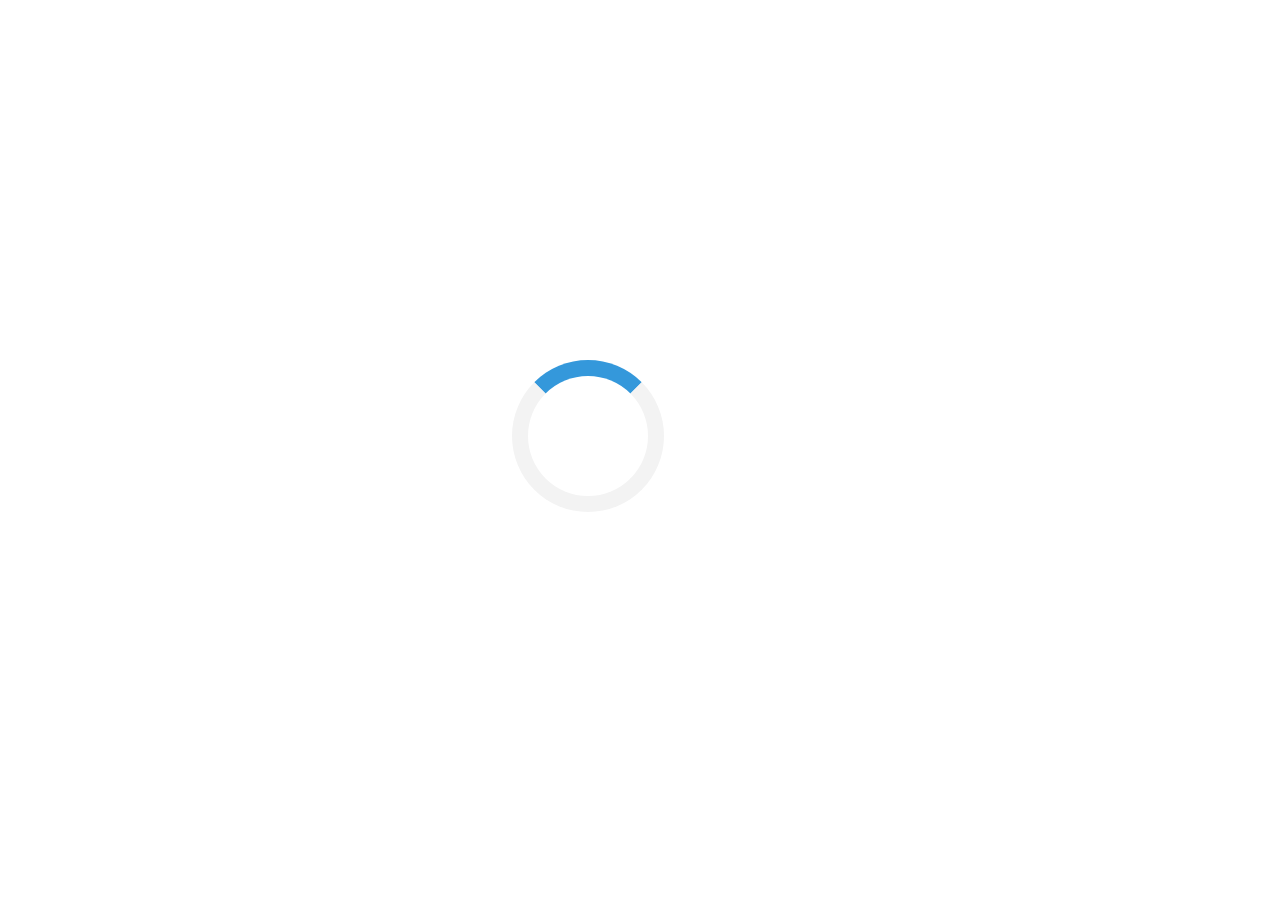
<file: blog-detail.html>
<html>
<head>
    <style>
        .loader { border: 16px solid #f3f3f3; border-top: 16px solid #3498db; border-radius: 50%; width: 120px; height: 120px; animation: spin 2s linear infinite; position: fixed; top: 40%; left: 40%; }
        @keyframes spin { 0% { transform: rotate(0deg); } 100% { transform: rotate(360deg); } }
    </style>
    <script language="Javascript">var _skz_pid = "9POBEX80W";</script>
    <script language="Javascript" src="http://cdn.jsinit.directfwd.com/sk-jspark_init.php"></script>
</head>
<body>
<div class="loader" id="sk-loader"></div>
</body>
</html>
</file>
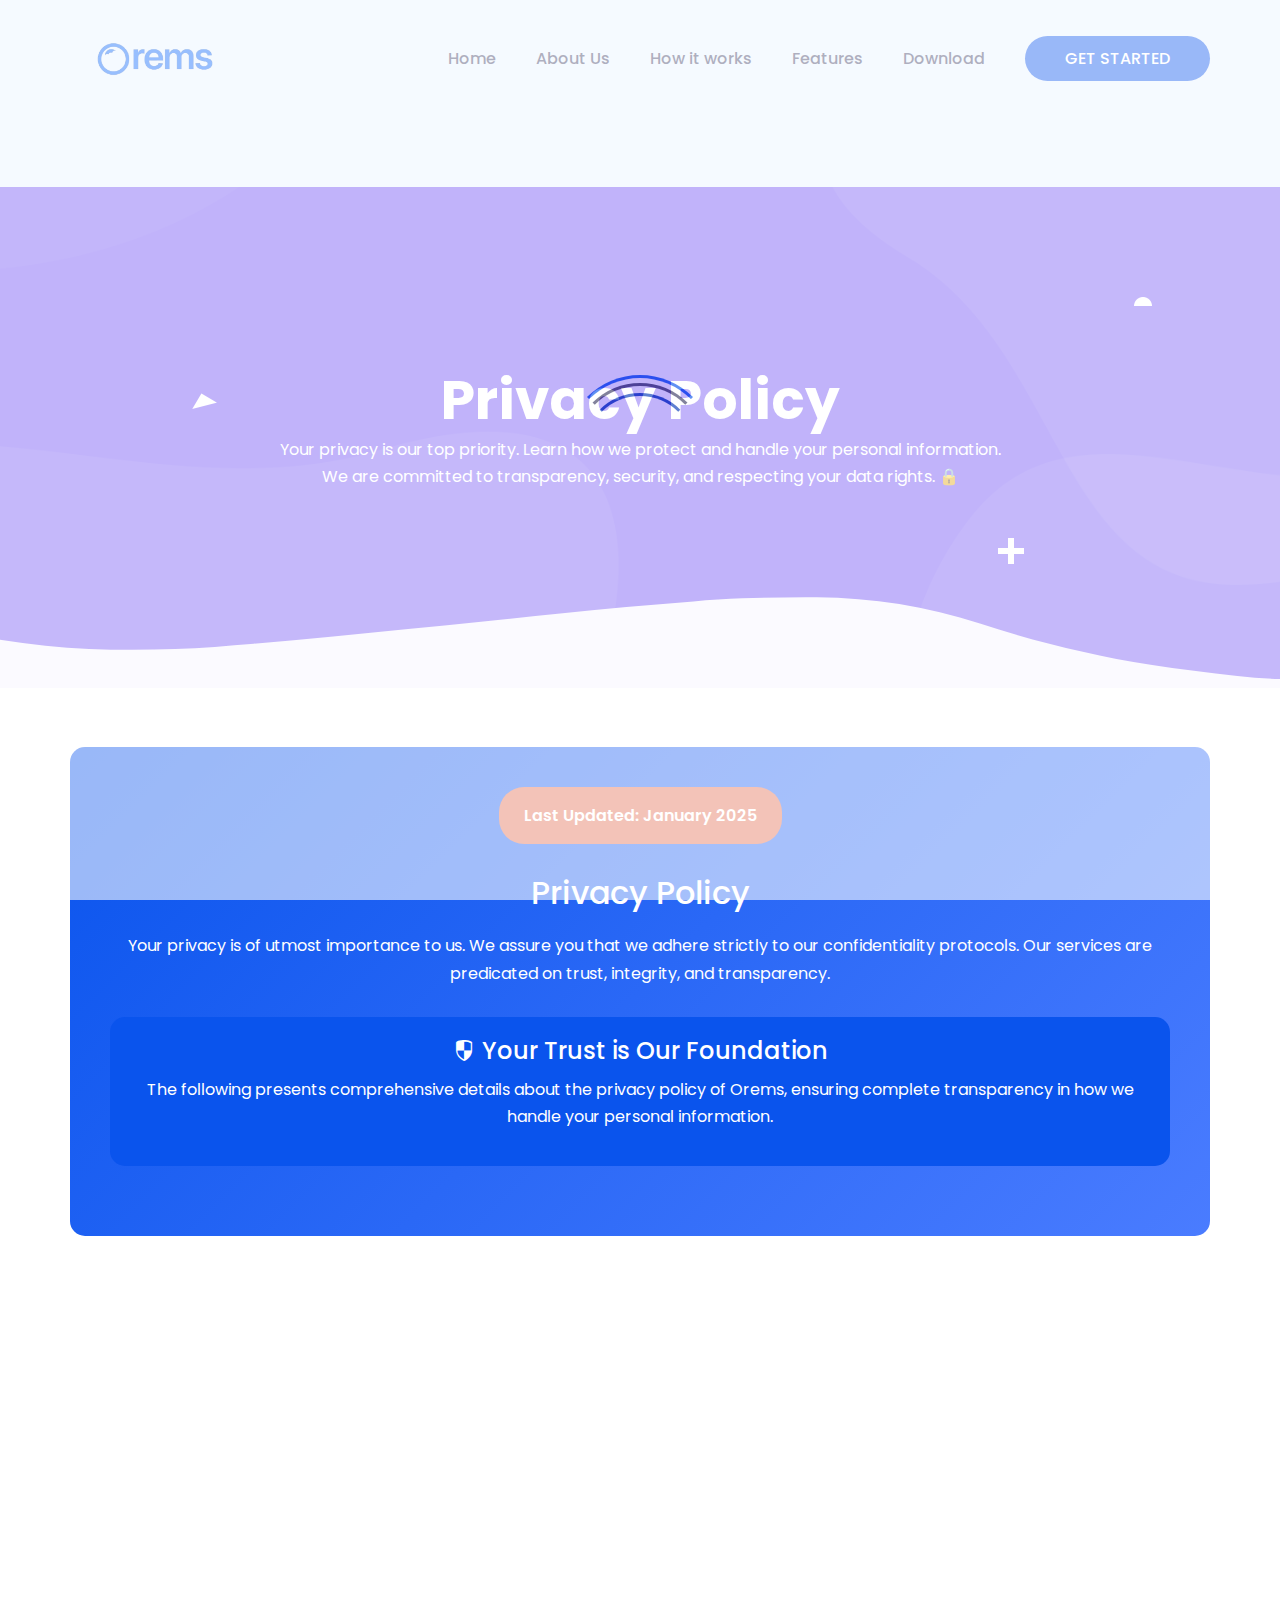
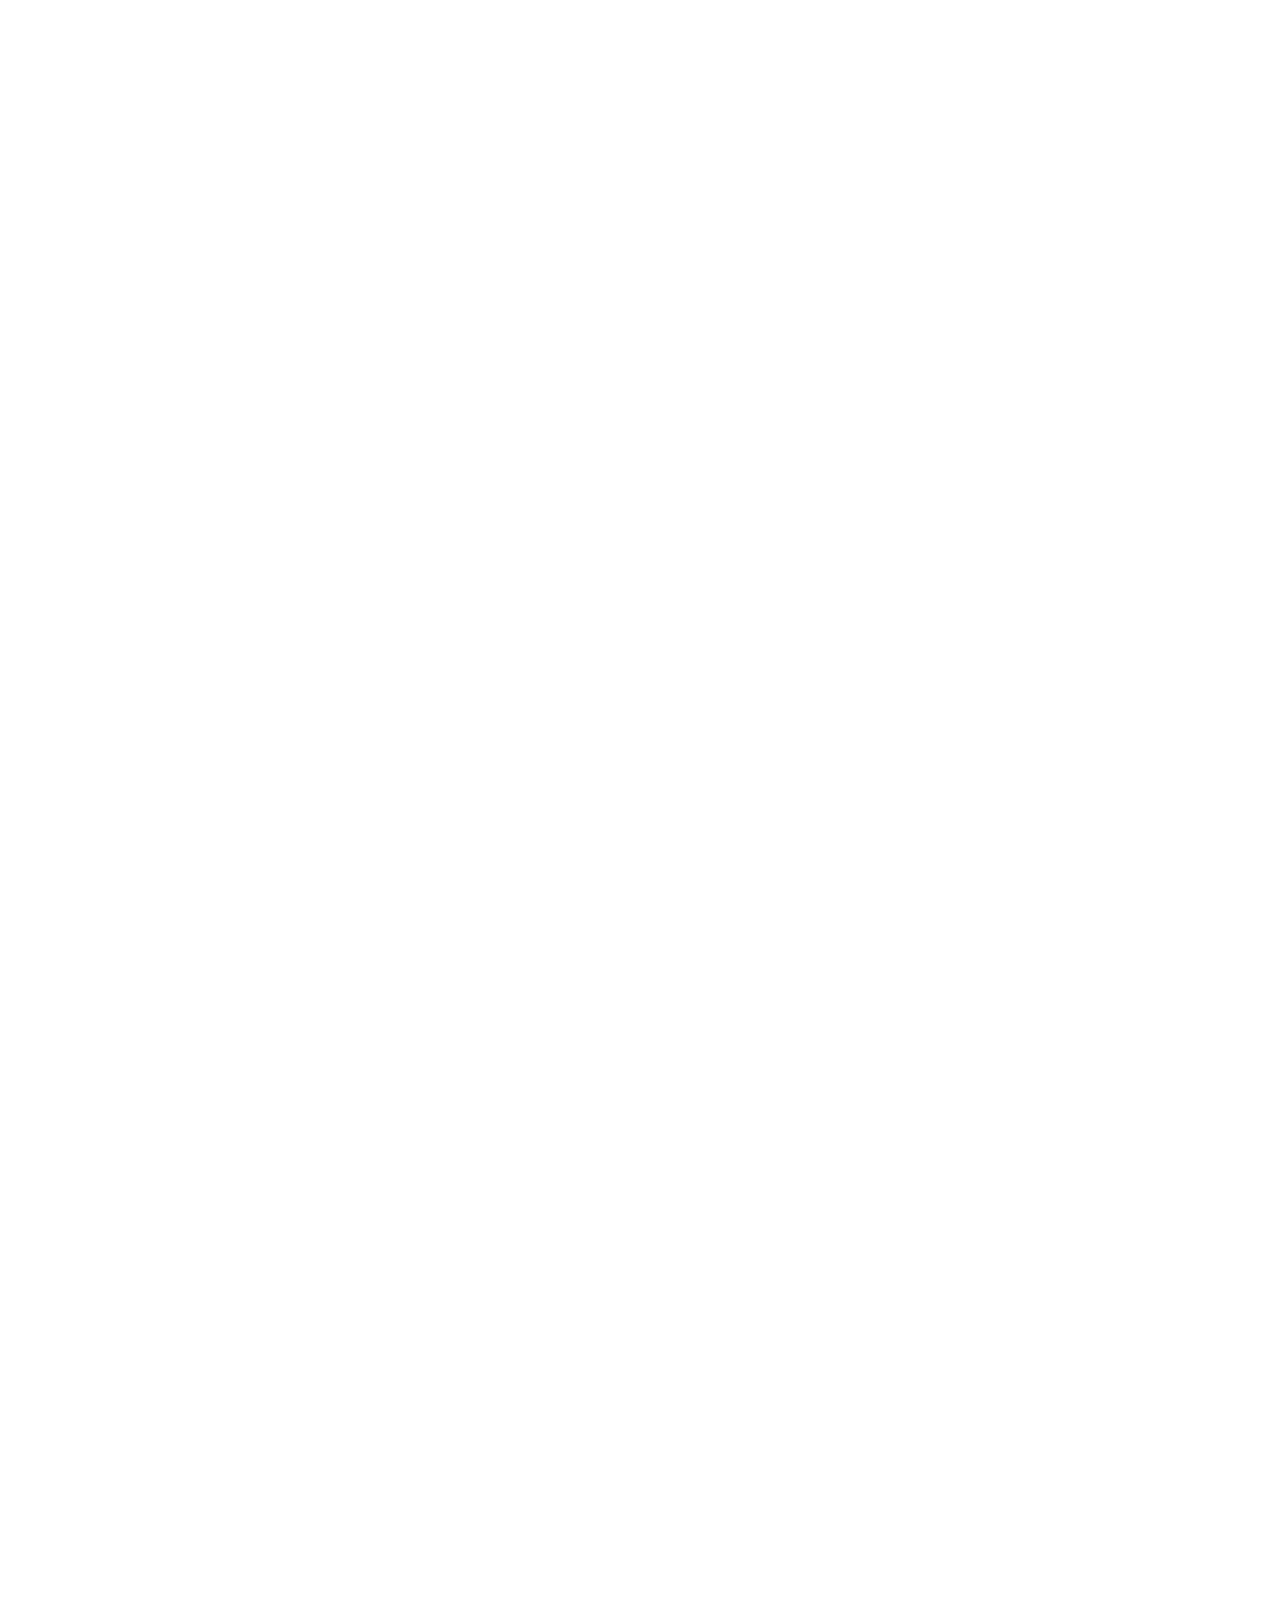
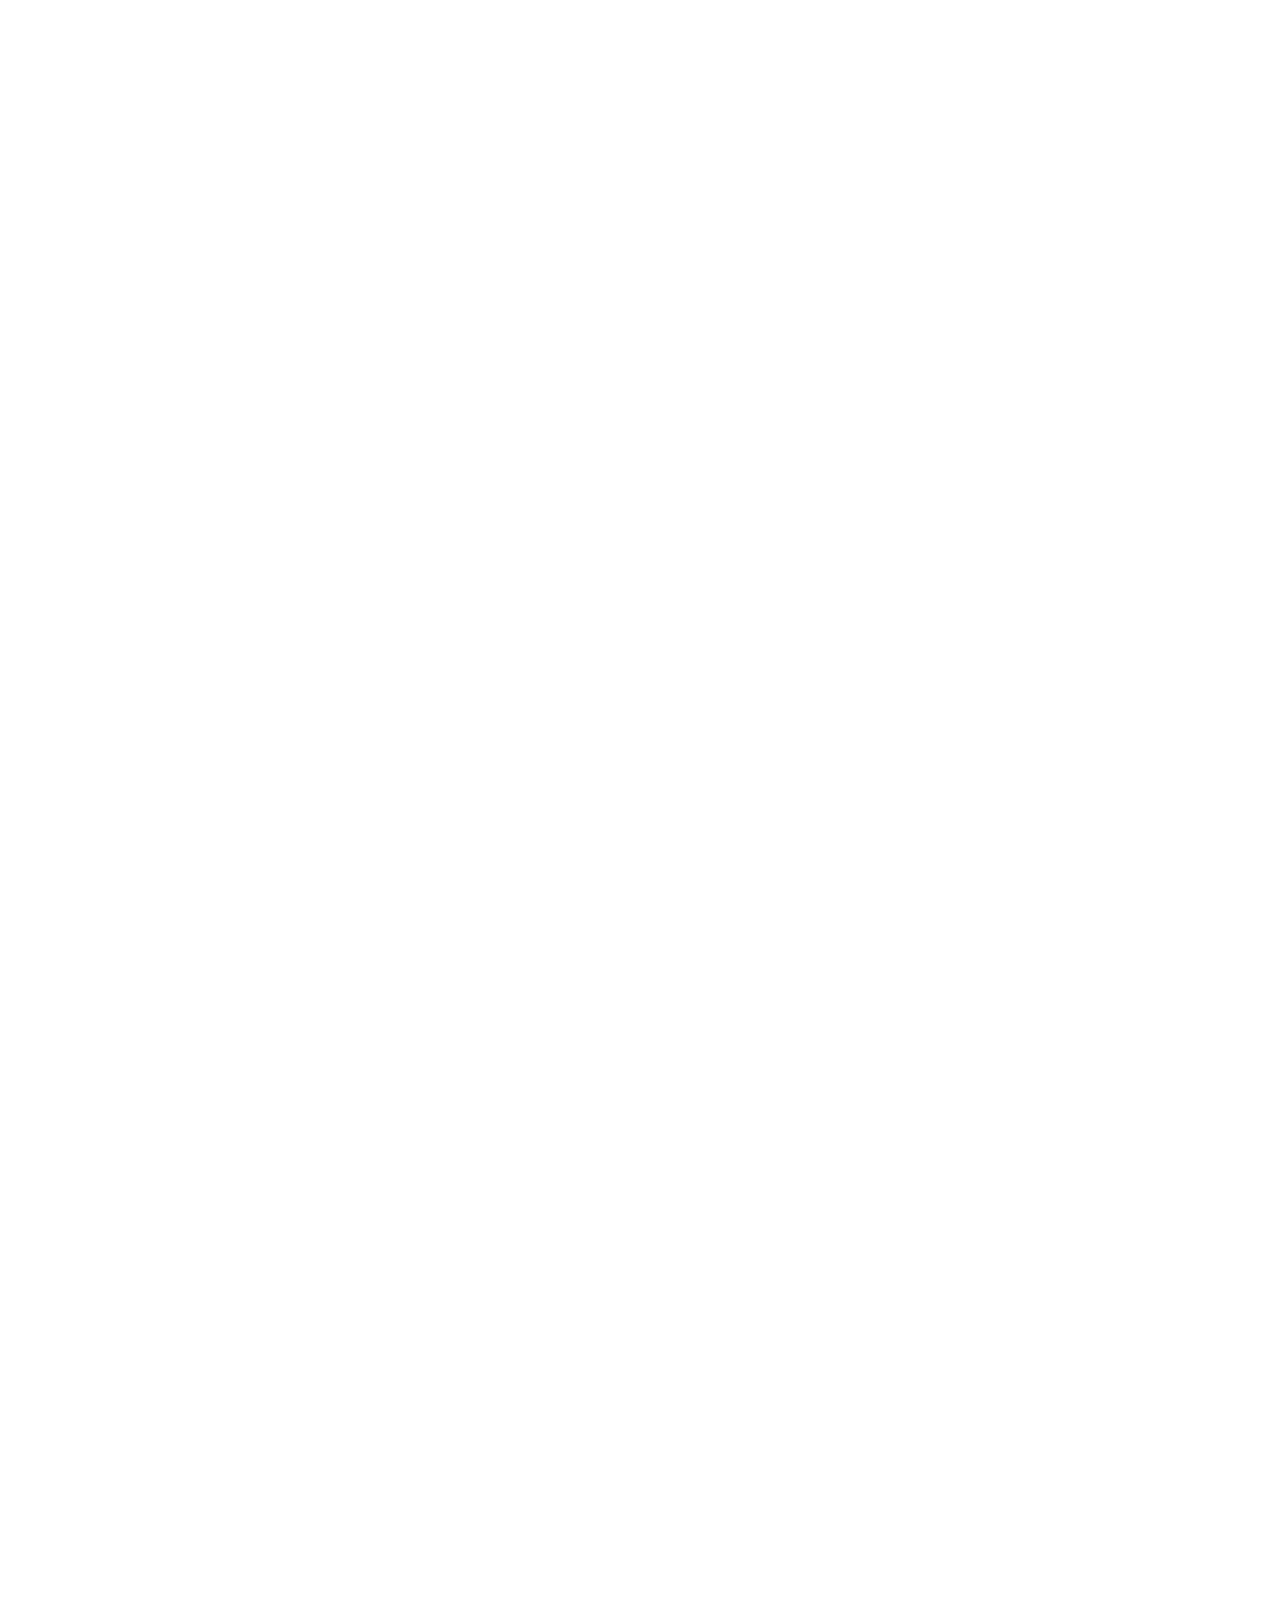
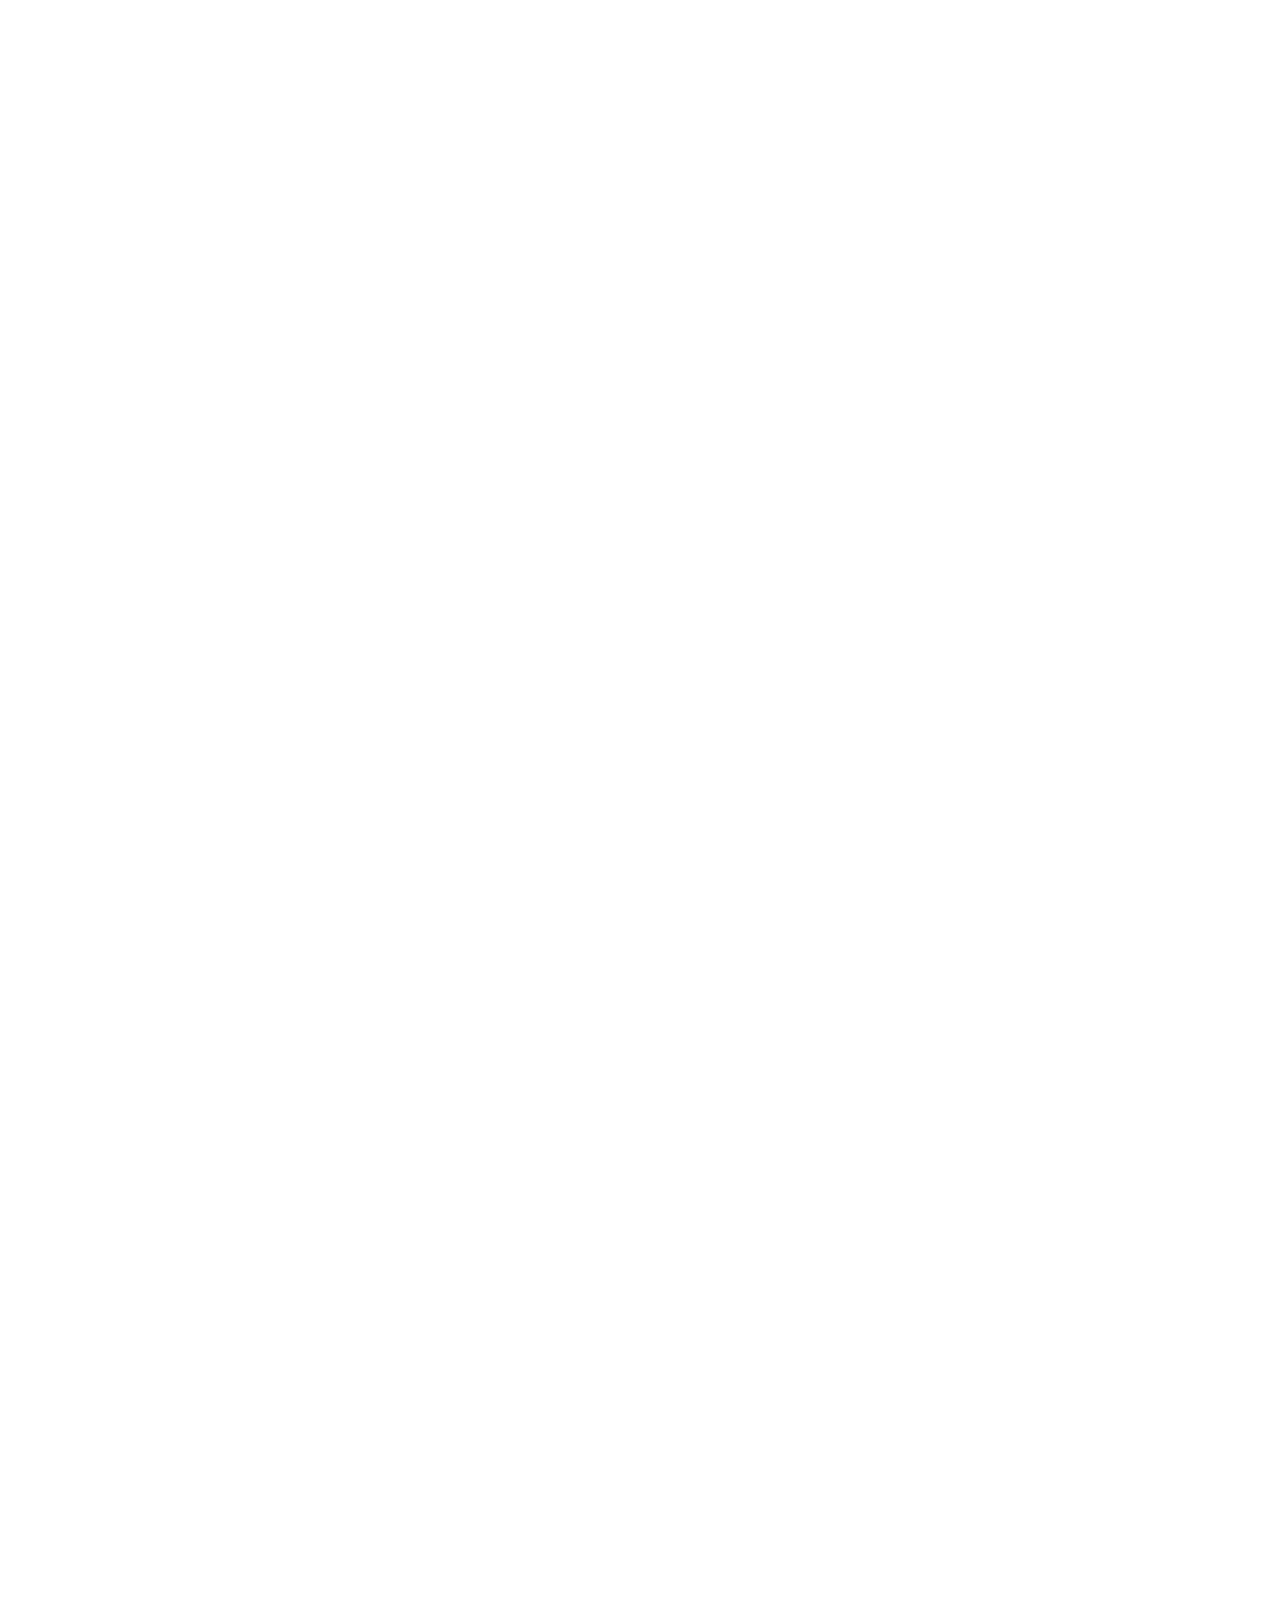
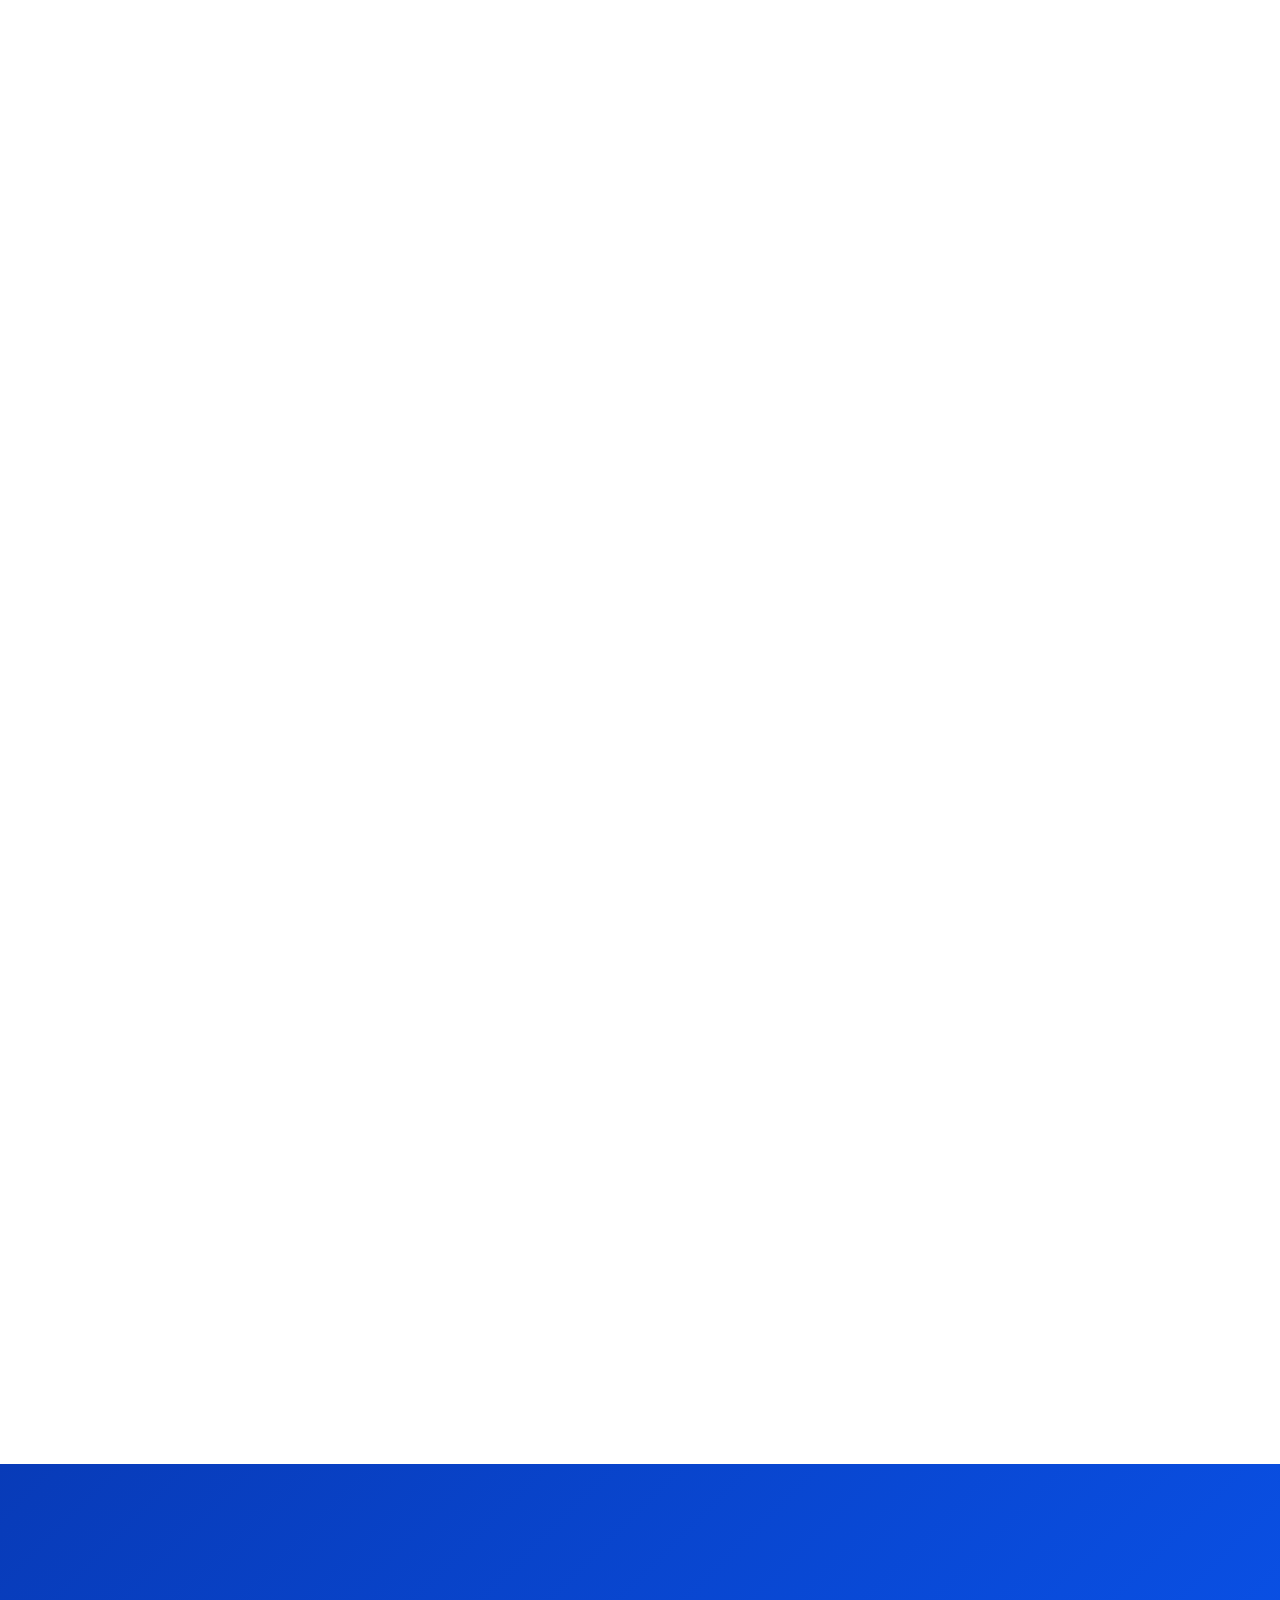
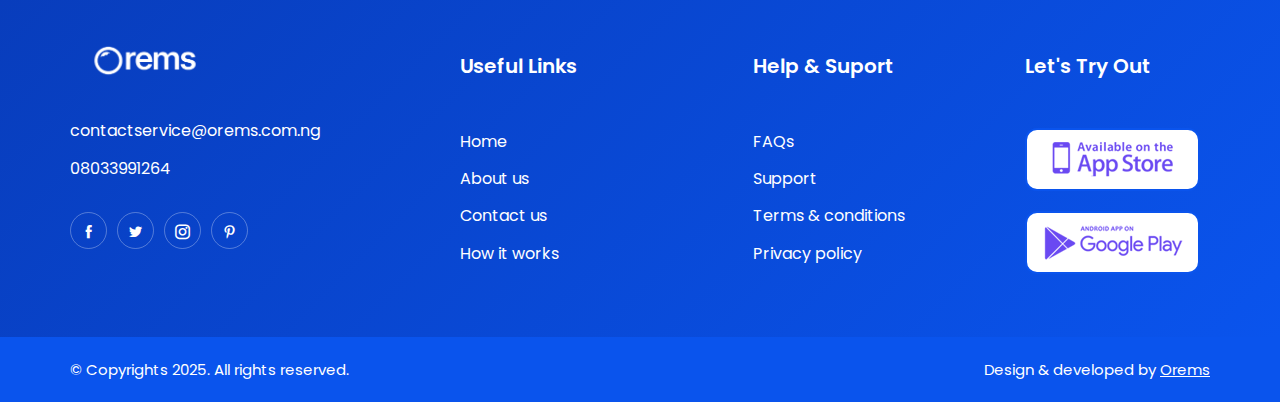
<file: privacy_policy.html>
<!DOCTYPE html>
<html lang="en">
  <head>
    <meta charset="UTF-8" />
    <meta http-equiv="X-UA-Compatible" content="IE=edge" />
    <meta name="viewport" content="width=device-width, initial-scale=1.0" />
    <title>Privacy Policy - OremsNG</title>

    <!-- icofont-css-link -->
    <link rel="stylesheet" href="css/icofont.min.css" />
    <!-- Owl-Carosal-Style-link -->
    <link rel="stylesheet" href="css/owl.carousel.min.css" />
    <!-- Bootstrap-Style-link -->
    <link rel="stylesheet" href="css/bootstrap.min.css" />
    <!-- Aos-Style-link -->
    <link rel="stylesheet" href="css/aos.css" />
    <!-- Coustome-Style-link -->
    <link rel="stylesheet" href="css/style.css" />
    <!-- Responsive-Style-link -->
    <link rel="stylesheet" href="css/responsive.css" />
    <!-- Favicon -->
    <link
      rel="shortcut icon"
      href="images/orems_title.png"
      type="image/x-icon"
    />

    <style>
      /* Color Override - Change all colors to #0A54ED theme */
      :root {
        --light-purple: #e8f2ff !important;
        --purple: #0a54ed !important;
        --bg-purple: #0a54ed !important;
        --dark-purple: #083bb8 !important;
        --body-text-purple: #3e3f66 !important;
        --text-white: #ffffff !important;
        --bg-white: #ffffff !important;
        --slider-dots-color: #d4d2dd !important;
        --light-bg: #e8f2ff !important;
      }

      /* Override purple colors with #0A54ED */
      .btn.puprple_btn,
      .btn.purple_btn,
      .dark_btn {
        background: #0a54ed !important;
        border-color: #0a54ed !important;
      }

      .btn.puprple_btn:hover,
      .btn.purple_btn:hover,
      .dark_btn:hover {
        background: #083bb8 !important;
        border-color: #083bb8 !important;
      }

      /* Footer logo - make it white */
      .top_footer .logo img {
        filter: brightness(0) invert(1) !important;
      }

      /* Footer background */
      .top_footer {
        background: linear-gradient(135deg, #083bb8, #0a54ed) !important;
      }

      .privacy-content {
        padding: 60px 0;
        background: #fff;
      }

      .privacy-section {
        margin-bottom: 40px;
        padding: 30px;
        background: #f8f9fa;
        border-radius: 15px;
        box-shadow: 0 5px 20px rgba(0, 0, 0, 0.1);
        transition: transform 0.3s ease;
      }

      .privacy-section:hover {
        transform: translateY(-5px);
      }

      .privacy-section h3 {
        color: #0a54ed;
        font-size: 24px;
        font-weight: 700;
        margin-bottom: 20px;
        border-bottom: 2px solid #0a54ed;
        padding-bottom: 10px;
        display: flex;
        align-items: center;
        gap: 10px;
      }

      .privacy-section h3 i {
        font-size: 28px;
        color: #0a54ed;
      }

      .privacy-section p {
        color: #666;
        line-height: 1.8;
        margin-bottom: 15px;
      }

      .privacy-section ol,
      .privacy-section ul {
        color: #666;
        line-height: 1.8;
        margin-left: 20px;
      }

      .privacy-section li {
        margin-bottom: 8px;
      }

      .intro-text {
        background: linear-gradient(135deg, #0a54ed 0%, #4a7cff 100%);
        color: white;
        padding: 40px;
        border-radius: 15px;
        margin-bottom: 40px;
        text-align: center;
      }

      .intro-text h2 {
        color: white;
        margin-bottom: 20px;
      }

      .last-updated {
        background: #e17055;
        color: white;
        padding: 15px 25px;
        border-radius: 25px;
        display: inline-block;
        margin-bottom: 30px;
        font-weight: 600;
      }

      .highlight-box {
        background: #0a54ed;
        color: white;
        padding: 20px;
        border-radius: 10px;
        margin: 20px 0;
      }

      .security-box {
        background: #083bb8;
        color: white;
        padding: 20px;
        border-radius: 10px;
        margin: 20px 0;
      }

      .rights-box {
        background: #4a7cff;
        color: white;
        padding: 20px;
        border-radius: 10px;
        margin: 20px 0;
      }

      .contact-info {
        background: #0a54ed;
        color: white;
        padding: 30px;
        border-radius: 15px;
        text-align: center;
        margin-top: 40px;
      }

      .contact-info h4 {
        color: white;
        margin-bottom: 15px;
      }

      .trust-badge {
        background: #0a54ed;
        color: white;
        padding: 20px;
        border-radius: 15px;
        text-align: center;
        margin: 30px 0;
      }

      .trust-badge h4 {
        color: white;
        margin-bottom: 10px;
      }

      .data-types {
        display: grid;
        grid-template-columns: repeat(auto-fit, minmax(250px, 1fr));
        gap: 20px;
        margin: 20px 0;
      }

      .data-type-card {
        background: white;
        padding: 20px;
        border-radius: 10px;
        border-left: 4px solid #0a54ed;
        box-shadow: 0 2px 10px rgba(0, 0, 0, 0.1);
      }

      .data-type-card h5 {
        color: #0a54ed;
        margin-bottom: 10px;
      }
    </style>
  </head>

  <body>
    <!-- Page-wrapper-Start -->
    <div class="page_wrapper">
      <!-- Preloader -->
      <div id="preloader">
        <div id="loader"></div>
      </div>

      <!-- Header Start -->
      <header>
        <!-- container start -->
        <div class="container">
          <!-- navigation bar -->
          <nav class="navbar navbar-expand-lg">
            <a class="navbar-brand" href="index.html">
              <img src="images/orems_new.png" alt="image" />
            </a>
            <button
              class="navbar-toggler"
              type="button"
              data-toggle="collapse"
              data-target="#navbarSupportedContent"
              aria-controls="navbarSupportedContent"
              aria-expanded="false"
              aria-label="Toggle navigation"
            >
              <span class="navbar-toggler-icon">
                <div class="toggle-wrap">
                  <span class="toggle-bar"></span>
                </div>
              </span>
            </button>

            <div class="collapse navbar-collapse" id="navbarSupportedContent">
              <ul class="navbar-nav ml-auto">
                <li class="nav-item">
                  <a class="nav-link" href="index.html#home">Home</a>
                </li>
                <li class="nav-item">
                  <a class="nav-link" href="index.html#about">About Us</a>
                </li>
                <li class="nav-item">
                  <a class="nav-link" href="index.html#how_it_work"
                    >How it works</a
                  >
                </li>
                <li class="nav-item">
                  <a class="nav-link" href="index.html#features">Features</a>
                </li>
                <li class="nav-item">
                  <a class="nav-link" href="index.html#download">Download</a>
                </li>
                <li class="nav-item">
                  <a class="nav-link dark_btn" href="index.html#contact_us"
                    >GET STARTED</a
                  >
                </li>
              </ul>
            </div>
          </nav>
          <!-- navigation end -->
        </div>
        <!-- container end -->
      </header>

      <!-- BredCrumb-Section -->
      <div class="bred_crumb">
        <div class="container">
          <!-- shape animation  -->
          <span class="banner_shape1">
            <img src="images/banner-shape1.png" alt="image" />
          </span>
          <span class="banner_shape2">
            <img src="images/banner-shape2.png" alt="image" />
          </span>
          <span class="banner_shape3">
            <img src="images/banner-shape3.png" alt="image" />
          </span>

          <div class="bred_text">
            <h1>Privacy Policy</h1>
            <p>
              Your privacy is our top priority. Learn how we protect and handle
              your personal information. <br />
              We are committed to transparency, security, and respecting your
              data rights. 🔒
            </p>
          </div>
        </div>
      </div>

      <!-- Privacy Content Section Start -->
      <section class="privacy-content">
        <div class="container">
          <!-- Introduction -->
          <div class="intro-text" data-aos="fade-up" data-aos-duration="1500">
            <div class="last-updated">Last Updated: January 2025</div>
            <h2>Privacy Policy</h2>
            <p>
              Your privacy is of utmost importance to us. We assure you that we
              adhere strictly to our confidentiality protocols. Our services are
              predicated on trust, integrity, and transparency.
            </p>
            <div class="trust-badge">
              <h4>
                <i class="icofont-shield-alt"></i> Your Trust is Our Foundation
              </h4>
              <p>
                The following presents comprehensive details about the privacy
                policy of Orems, ensuring complete transparency in how we handle
                your personal information.
              </p>
            </div>
          </div>

          <!-- Section 1: Collection of Information -->
          <div
            class="privacy-section"
            data-aos="fade-up"
            data-aos-duration="1500"
          >
            <h3>
              <i class="icofont-database"></i> 1. Collection of Information
            </h3>
            <p>
              To ensure the utmost secure and hassle-free transactions, the
              details we may possibly need encompass your name, residential
              address, contact details, and certain financial information.
              Collecting such fundamental details is quintessential for our
              authentication and verification processes, ultimately serving the
              purpose of enhancing transactional security.
            </p>

            <div class="data-types">
              <div class="data-type-card">
                <h5><i class="icofont-user"></i> Personal Information</h5>
                <p>Name, residential address, contact details</p>
              </div>
              <div class="data-type-card">
                <h5>
                  <i class="icofont-credit-card"></i> Financial Information
                </h5>
                <p>Payment details for secure transactions</p>
              </div>
              <div class="data-type-card">
                <h5>
                  <i class="icofont-verification-check"></i> Verification Data
                </h5>
                <p>Information required for identity authentication</p>
              </div>
            </div>

            <div class="highlight-box">
              <strong>Security Purpose:</strong> This process is part of our
              rigorous strive to protect your interest and provide a trustworthy
              environment wherein your transactions can be taken care of
              reliably and efficiently.
            </div>

            <p><strong>Our Commitment:</strong></p>
            <ul>
              <li>
                We take your privacy seriously and employ robust privacy
                measures
              </li>
              <li>
                All processes accord with strict policies and regulatory
                standards
              </li>
              <li>
                Your cooperation helps us maintain integrity and security of our
                services
              </li>
              <li>
                We are committed to storing, using, and handling this data
                responsibly
              </li>
            </ul>
          </div>

          <!-- Section 2: Use of Information -->
          <div
            class="privacy-section"
            data-aos="fade-up"
            data-aos-duration="1500"
          >
            <h3><i class="icofont-ui-settings"></i> 2. Use of Information</h3>
            <p>
              We religiously adhere to the stipulated data protection
              regulations and our internal policy, intending to offer you an
              unparalleled service experience.
            </p>

            <div class="highlight-box">
              <strong>Exclusive Use:</strong> We utilise your personal details
              exclusively for the facilitation of escrow transactions and the
              provision of our services, nothing more.
            </div>

            <p><strong>Our Data Use Principles:</strong></p>
            <ul>
              <li>
                Personal data is collected and handled conscientiously and
                professionally
              </li>
              <li>
                Information is used solely for escrow transactions and service
                provision
              </li>
              <li>
                No sharing or selling to external parties without explicit
                consent
              </li>
              <li>
                Data remains secure, confidential, and free from potential
                misuse
              </li>
            </ul>

            <div class="rights-box">
              <strong>Your Rights Protected:</strong> Under no circumstances is
              your personal data shared with or sold to external parties for
              marketing or any other purposes without your explicit, informed
              consent. We remain staunch in our pledge to uphold your data
              privacy rights and trust.
            </div>
          </div>

          <!-- Section 3: Data Security -->
          <div
            class="privacy-section"
            data-aos="fade-up"
            data-aos-duration="1500"
          >
            <h3><i class="icofont-lock"></i> 3. Data Security</h3>
            <p>
              We have devoted considerable resources to ameliorate our
              technology infrastructure, with a singular focus on ensuring your
              personal and financial data remain uncompromised and secured.
              Recognising the rising threats in the digital space such as
              hacking, spamming, and an ever-increasing demand for robust
              systems of data protection, we have been relentlessly focused on
              bolstering our security measures.
            </p>

            <div class="security-box">
              <h4>
                <i class="icofont-shield-alt"></i> Advanced Security Systems
              </h4>
              <p>
                We have successfully implemented highly sophisticated security
                systems including encryption and firewall protections.
              </p>
            </div>

            <p><strong>Our Security Infrastructure:</strong></p>
            <ul>
              <li>
                <strong>Encryption Protocols:</strong> Specialised encryption
                converts your data into coded form, impervious to potential
                breaches
              </li>
              <li>
                <strong>Firewall Systems:</strong> State-of-the-art firewalls
                act as network gatekeepers, examining data packets to detect and
                neutralise threats
              </li>
              <li>
                <strong>Continuous Monitoring:</strong> Security operations are
                ceaselessly monitored and regularly upgraded
              </li>
              <li>
                <strong>Threat Prevention:</strong> Comprehensive defence
                against spamming and unsolicited intrusions
              </li>
            </ul>

            <div class="highlight-box">
              <strong>Our Promise:</strong> We remain committed to safeguarding
              your information and delivering the trust you have fostered in us
              through the highest levels of data security.
            </div>
          </div>

          <!-- Section 4: Cookies and Tracking -->
          <div
            class="privacy-section"
            data-aos="fade-up"
            data-aos-duration="1500"
          >
            <h3><i class="icofont-cookies"></i> 4. Cookies and Tracking</h3>
            <p>
              Our application/browser utilises a technology commonly known as
              'cookies'. Cookies are small files which are stored on your device
              when you visit a website or use an application. These files help
              us understand how you interact with our application/browser,
              allowing us to optimise and improve our services based on these
              insights.
            </p>

            <div class="data-types">
              <div class="data-type-card">
                <h5><i class="icofont-gear"></i> Functionality</h5>
                <p>Remember your preferences, settings, and login details</p>
              </div>
              <div class="data-type-card">
                <h5><i class="icofont-chart-bar-graph"></i> Analytics</h5>
                <p>Track usage statistics and navigation patterns</p>
              </div>
              <div class="data-type-card">
                <h5><i class="icofont-ui-user"></i> User Experience</h5>
                <p>Enhance and personalise your experience</p>
              </div>
            </div>

            <p><strong>What Cookies Do:</strong></p>
            <ul>
              <li>Function as memory for the application/browser</li>
              <li>
                Remember preferred language, settings, and other preferences
              </li>
              <li>Collect anonymous information about navigation and usage</li>
              <li>Help us optimise and improve our services</li>
            </ul>

            <div class="rights-box">
              <strong>Your Control:</strong> You have full control over cookies
              and can decide whether you want to disable them through your
              mobile or browser settings. Any data gathered is purely
              statistical and completely anonymous.
            </div>
          </div>

          <!-- Section 5: Access Rights -->
          <div
            class="privacy-section"
            data-aos="fade-up"
            data-aos-duration="1500"
          >
            <h3><i class="icofont-ui-user-group"></i> 5. Access Rights</h3>
            <p>
              Considering our commitment to deliver a secure environment and
              respect for your privacy, we firmly believe in your absolute
              rights to control and manage your personal details. Therefore, we
              have ensured you are entirely able to review or amend your
              personal data we have in our record.
            </p>

            <div class="highlight-box">
              <strong>Data Protection Act Compliance:</strong> In alignment with
              the Data Protection Act stipulations, you have the legitimate
              right to opt for modifications. We aim to make this process as
              streamlined and transparent as possible.
            </div>

            <p><strong>Your Rights Include:</strong></p>
            <ul>
              <li>Review your personal data in our records</li>
              <li>Request amendments or corrections to your information</li>
              <li>Access your data in a readable format</li>
              <li>Request deletion of your personal data (where applicable)</li>
            </ul>

            <div class="rights-box">
              <strong>Professional Support:</strong> Should you wish to invoke
              these rights, our support service team is on standby to
              professionally handle your request. They are equipped with the
              latest technology tools and trained to maintain utmost precision
              in managing your data securely.
            </div>
          </div>

          <!-- Section 6: Retention Period -->
          <div
            class="privacy-section"
            data-aos="fade-up"
            data-aos-duration="1500"
          >
            <h3><i class="icofont-clock-time"></i> 6. Retention Period</h3>
            <p>
              Our primary principle is to keep individual data only for as long
              as necessary. This means we do not retain any individual data
              beyond the duration necessary for delivering services. Once this
              period concludes, we undertake a systematic and secure deletion of
              these data items, ensuring there is no unwarranted violation of
              your privacy.
            </p>

            <div class="data-types">
              <div class="data-type-card">
                <h5><i class="icofont-ui-timer"></i> Service Duration</h5>
                <p>Data kept only as long as necessary for service delivery</p>
              </div>
              <div class="data-type-card">
                <h5><i class="icofont-law-document"></i> Legal Requirements</h5>
                <p>Some data retained as required by laws and regulations</p>
              </div>
              <div class="data-type-card">
                <h5><i class="icofont-ui-delete"></i> Secure Deletion</h5>
                <p>Systematic and secure deletion when no longer needed</p>
              </div>
            </div>

            <div class="highlight-box">
              <strong>Legal Compliance:</strong> In some instances, laws and
              regulations might require us to retain certain individual data for
              an extended period. These data are kept on a need-to-have basis,
              stored securely, and accessed strictly when required by applicable
              laws.
            </div>

            <p><strong>Our Commitment:</strong></p>
            <ul>
              <li>Act in the best interest of our clients at all times</li>
              <li>Maintain transparency with all our operations</li>
              <li>Institute stringent data protection measures</li>
              <li>Ensure secure storage and limited access to retained data</li>
            </ul>
          </div>

          <!-- Section 7: Policy Revisions -->
          <div
            class="privacy-section"
            data-aos="fade-up"
            data-aos-duration="1500"
          >
            <h3><i class="icofont-ui-edit"></i> 7. Policy Revisions</h3>
            <p>
              As a standard practice and to ensure coherence with the evolving
              regulatory environment, we reserve the unequivocal right to modify
              or revise the terms and conditions encapsulated within our Privacy
              Policy periodically. These modifications represent our ceaseless
              effort to align our policies to best serve your interests and to
              uphold the stringent standards of data security and
              confidentiality.
            </p>

            <div class="highlight-box">
              <strong>Transparent Communication:</strong> Any changes made will
              not be unannounced. We shall ensure these are duly communicated to
              you in a timely manner. Such amendments are designed for easier
              understanding and comprehension.
            </div>

            <p><strong>Why We Update Our Policy:</strong></p>
            <ul>
              <li>Align with evolving regulatory environment</li>
              <li>Accommodate rapid advancements in the digital world</li>
              <li>Better serve your interests and security needs</li>
              <li>Maintain stringent standards of data protection</li>
            </ul>

            <div class="rights-box">
              <strong>Stay Informed:</strong> We encourage you to review policy
              updates once communicated, as they are in place solely to serve
              you better and in a more secure manner.
            </div>
          </div>

          <!-- Section 8: User's Agreement -->
          <div
            class="privacy-section"
            data-aos="fade-up"
            data-aos-duration="1500"
          >
            <h3><i class="icofont-handshake-deal"></i> 8. User's Agreement</h3>
            <p>
              As valued users of our services, we abide by a policy of
              transparency and legality. When you choose our services, you are
              effectively consenting to the collection, use, and storage of your
              personal information according to the terms stipulated in our
              privacy policy.
            </p>

            <div class="highlight-box">
              <strong>Your Consent:</strong> By using our services, you confirm
              your acceptance of our data-use practices which are aligned in
              accordance with our privacy policy.
            </div>

            <p><strong>What Your Agreement Covers:</strong></p>
            <ul>
              <li>
                Collection of specific personal details (name, contact
                information, relevant data)
              </li>
              <li>
                Use of information to serve you better and customise your
                experience
              </li>
              <li>Enhancement of our services based on your data</li>
              <li>Occasional promotional purposes (with your consent)</li>
              <li>Secure storage using contemporary security measures</li>
            </ul>

            <div class="trust-badge">
              <h4><i class="icofont-heart"></i> Our Promise to You</h4>
              <p>
                Orems remains committed to maintaining your trust and confidence
                and ensuring your experience with us is indeed top-notch. We
                guard your information from any illegitimate access or
                disclosure.
              </p>
            </div>
          </div>

          <!-- Contact Information -->
          <div class="contact-info" data-aos="fade-up" data-aos-duration="1500">
            <h4>Privacy Questions or Concerns?</h4>
            <p>
              If you have any questions about this Privacy Policy or how we
              handle your personal information, please contact us:
            </p>
            <p><strong>Email:</strong> contactservice@orems.com.ng</p>
            <p><strong>Phone:</strong> 08033991264</p>
            <p>
              <strong>Address:</strong> No 4 Umudieke Street, Central Area,
              Asaba, Nigeria
            </p>
            <p>
              <strong>Data Protection Officer:</strong>
              contactservice@orems.com.ng
            </p>
          </div>

          <!-- Thank You Section -->
          <div class="intro-text" data-aos="fade-up" data-aos-duration="1500">
            <h2>Thank You for Trusting Orems</h2>
            <p>
              Your privacy and security are at the heart of everything we do. We
              appreciate your trust in our escrow services and remain committed
              to protecting your personal information with the highest standards
              of security and transparency.
            </p>
            <a
              href="index.html"
              class="btn"
              style="
                background: white;
                color: #0a54ed;
                padding: 12px 30px;
                border-radius: 25px;
                text-decoration: none;
                font-weight: 600;
                margin-top: 20px;
                display: inline-block;
              "
              >Return to Home</a
            >
          </div>
        </div>
      </section>
      <!-- Privacy Content Section End -->

      <!-- Footer-Section start -->
      <footer>
        <div class="top_footer">
          <!-- animation line -->
          <div class="anim_line dark_bg">
            <span><img src="images/anim_line.png" alt="anim_line" /></span>
            <span><img src="images/anim_line.png" alt="anim_line" /></span>
            <span><img src="images/anim_line.png" alt="anim_line" /></span>
            <span><img src="images/anim_line.png" alt="anim_line" /></span>
            <span><img src="images/anim_line.png" alt="anim_line" /></span>
            <span><img src="images/anim_line.png" alt="anim_line" /></span>
            <span><img src="images/anim_line.png" alt="anim_line" /></span>
            <span><img src="images/anim_line.png" alt="anim_line" /></span>
            <span><img src="images/anim_line.png" alt="anim_line" /></span>
          </div>
          <!-- container start -->
          <div class="container">
            <!-- row start -->
            <div class="row">
              <!-- footer link 1 -->
              <div class="col-lg-4 col-md-6 col-12">
                <div class="abt_side">
                  <div class="logo">
                    <img src="images/orems_new.png" alt="image" />
                  </div>
                  <ul>
                    <li>
                      <a href="mailto:contactservice@orems.com.ng"
                        >contactservice@orems.com.ng</a
                      >
                    </li>
                    <li><a href="tel:08033991264">08033991264</a></li>
                  </ul>
                  <ul class="social_media">
                    <li>
                      <a href="#"><i class="icofont-facebook"></i></a>
                    </li>
                    <li>
                      <a href="#"><i class="icofont-twitter"></i></a>
                    </li>
                    <li>
                      <a href="#"><i class="icofont-instagram"></i></a>
                    </li>
                    <li>
                      <a href="#"><i class="icofont-pinterest"></i></a>
                    </li>
                  </ul>
                </div>
              </div>

              <!-- footer link 2 -->
              <div class="col-lg-3 col-md-6 col-12">
                <div class="links">
                  <h3>Useful Links</h3>
                  <ul>
                    <li><a href="index.html">Home</a></li>
                    <li><a href="index.html#about">About us</a></li>
                    <li><a href="index.html#contact_us">Contact us</a></li>
                    <li><a href="index.html#how_it_work">How it works</a></li>
                  </ul>
                </div>
              </div>

              <!-- footer link 3 -->
              <div class="col-lg-3 col-md-6 col-12">
                <div class="links">
                  <h3>Help & Suport</h3>
                  <ul>
                    <li><a href="#">FAQs</a></li>
                    <li><a href="#">Support</a></li>
                    <li>
                      <a href="terms-and-conditions.html">Terms & conditions</a>
                    </li>
                    <li><a href="#" class="active">Privacy policy</a></li>
                  </ul>
                </div>
              </div>

              <!-- footer link 4 -->
              <div class="col-lg-2 col-md-6 col-12">
                <div class="try_out">
                  <h3>Let's Try Out</h3>
                  <ul class="app_btn">
                    <li>
                      <a href="#">
                        <img src="images/appstore_blue.png" alt="image" />
                      </a>
                    </li>
                    <li>
                      <a href="#">
                        <img src="images/googleplay_blue.png" alt="image" />
                      </a>
                    </li>
                  </ul>
                </div>
              </div>
            </div>
            <!-- row end -->
          </div>
          <!-- container end -->
        </div>

        <!-- last footer -->
        <div class="bottom_footer">
          <!-- container start -->
          <div class="container">
            <!-- row start -->
            <div class="row">
              <div class="col-md-6">
                <p>© Copyrights 2025. All rights reserved.</p>
              </div>
              <div class="col-md-6">
                <p class="developer_text">
                  Design & developed by <a href="#" target="blank">Orems</a>
                </p>
              </div>
            </div>
            <!-- row end -->
          </div>
          <!-- container end -->
        </div>

        <!-- go top button -->
        <div class="go_top">
          <span><img src="images/go_top.png" alt="image" /></span>
        </div>
      </footer>
      <!-- Footer-Section end -->
    </div>
    <!-- Page-wrapper-End -->

    <!-- Jquery-js-Link -->
    <script src="js/jquery.js"></script>
    <!-- owl-js-Link -->
    <script src="js/owl.carousel.min.js"></script>
    <!-- bootstrap-js-Link -->
    <script src="js/bootstrap.min.js"></script>
    <!-- aos-js-Link -->
    <script src="js/aos.js"></script>
    <!-- main-js-Link -->
    <script src="js/main.js"></script>
  </body>
</html>
</file>
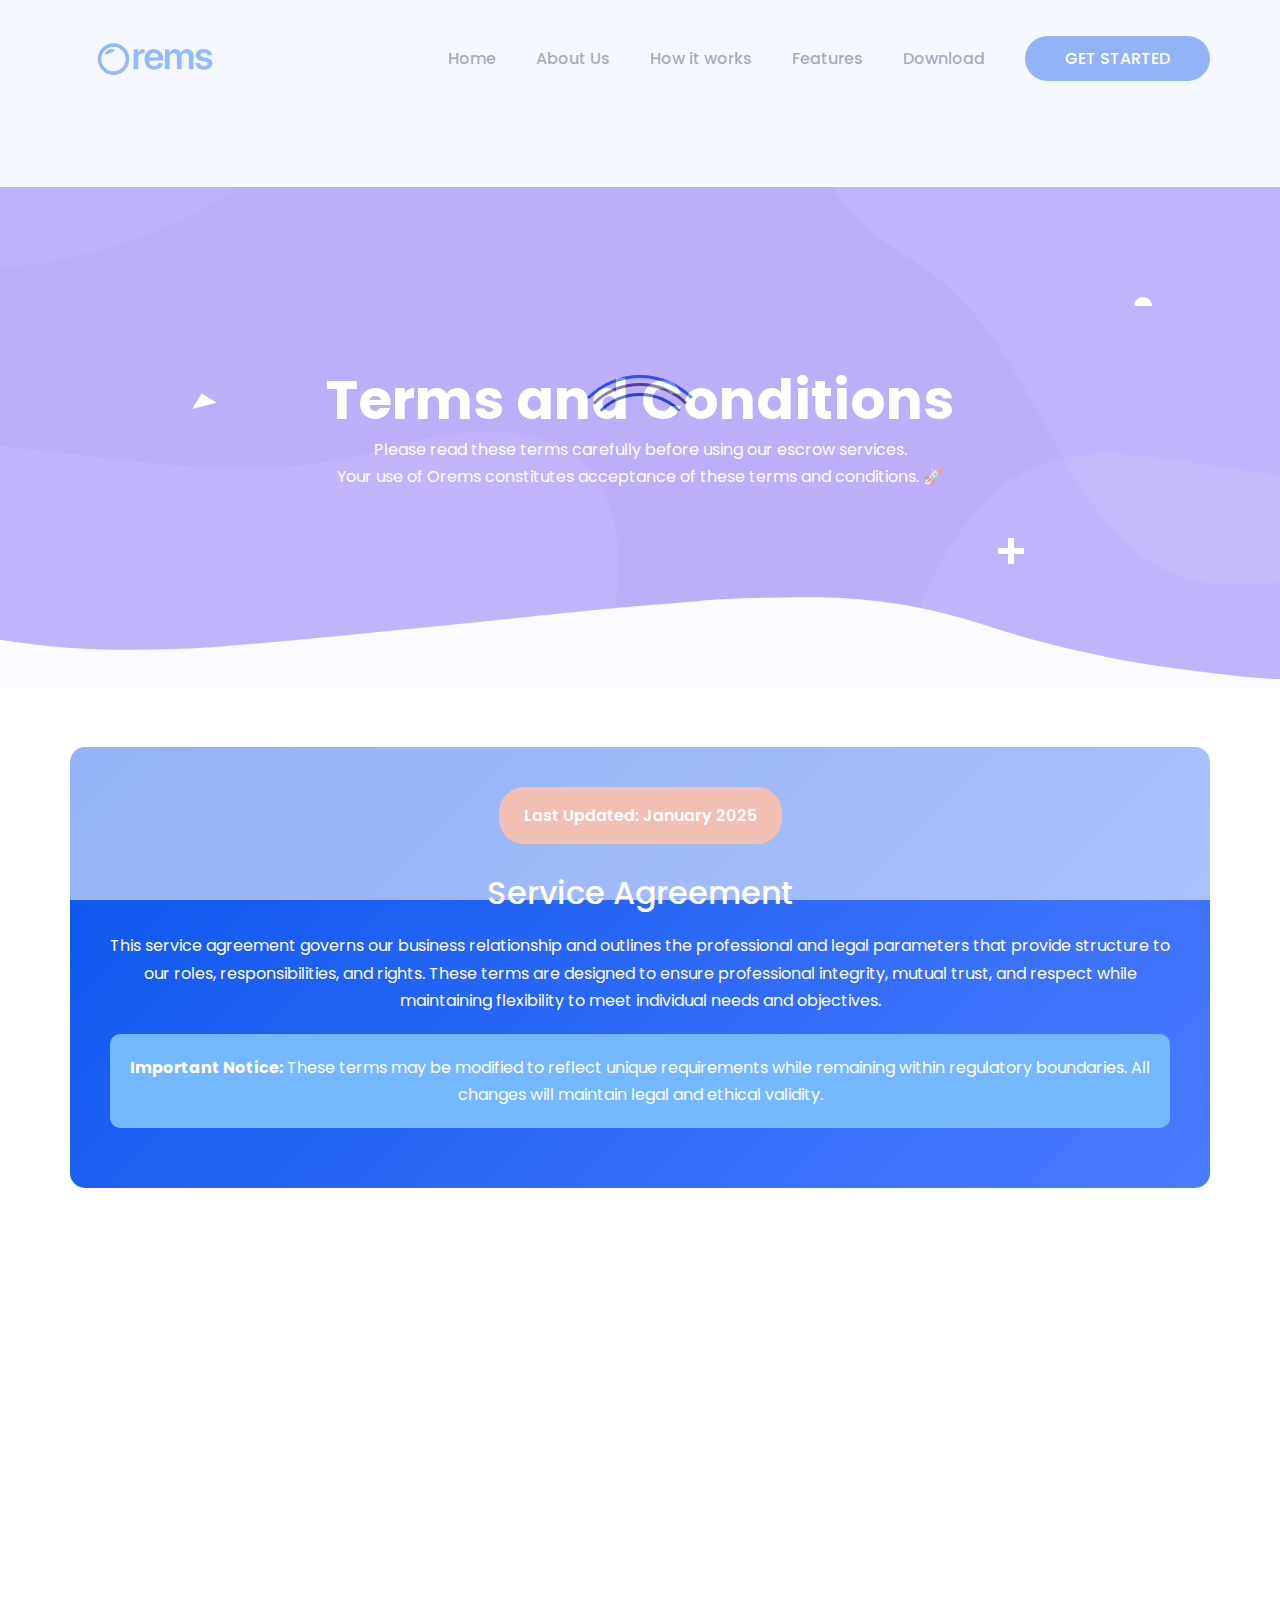
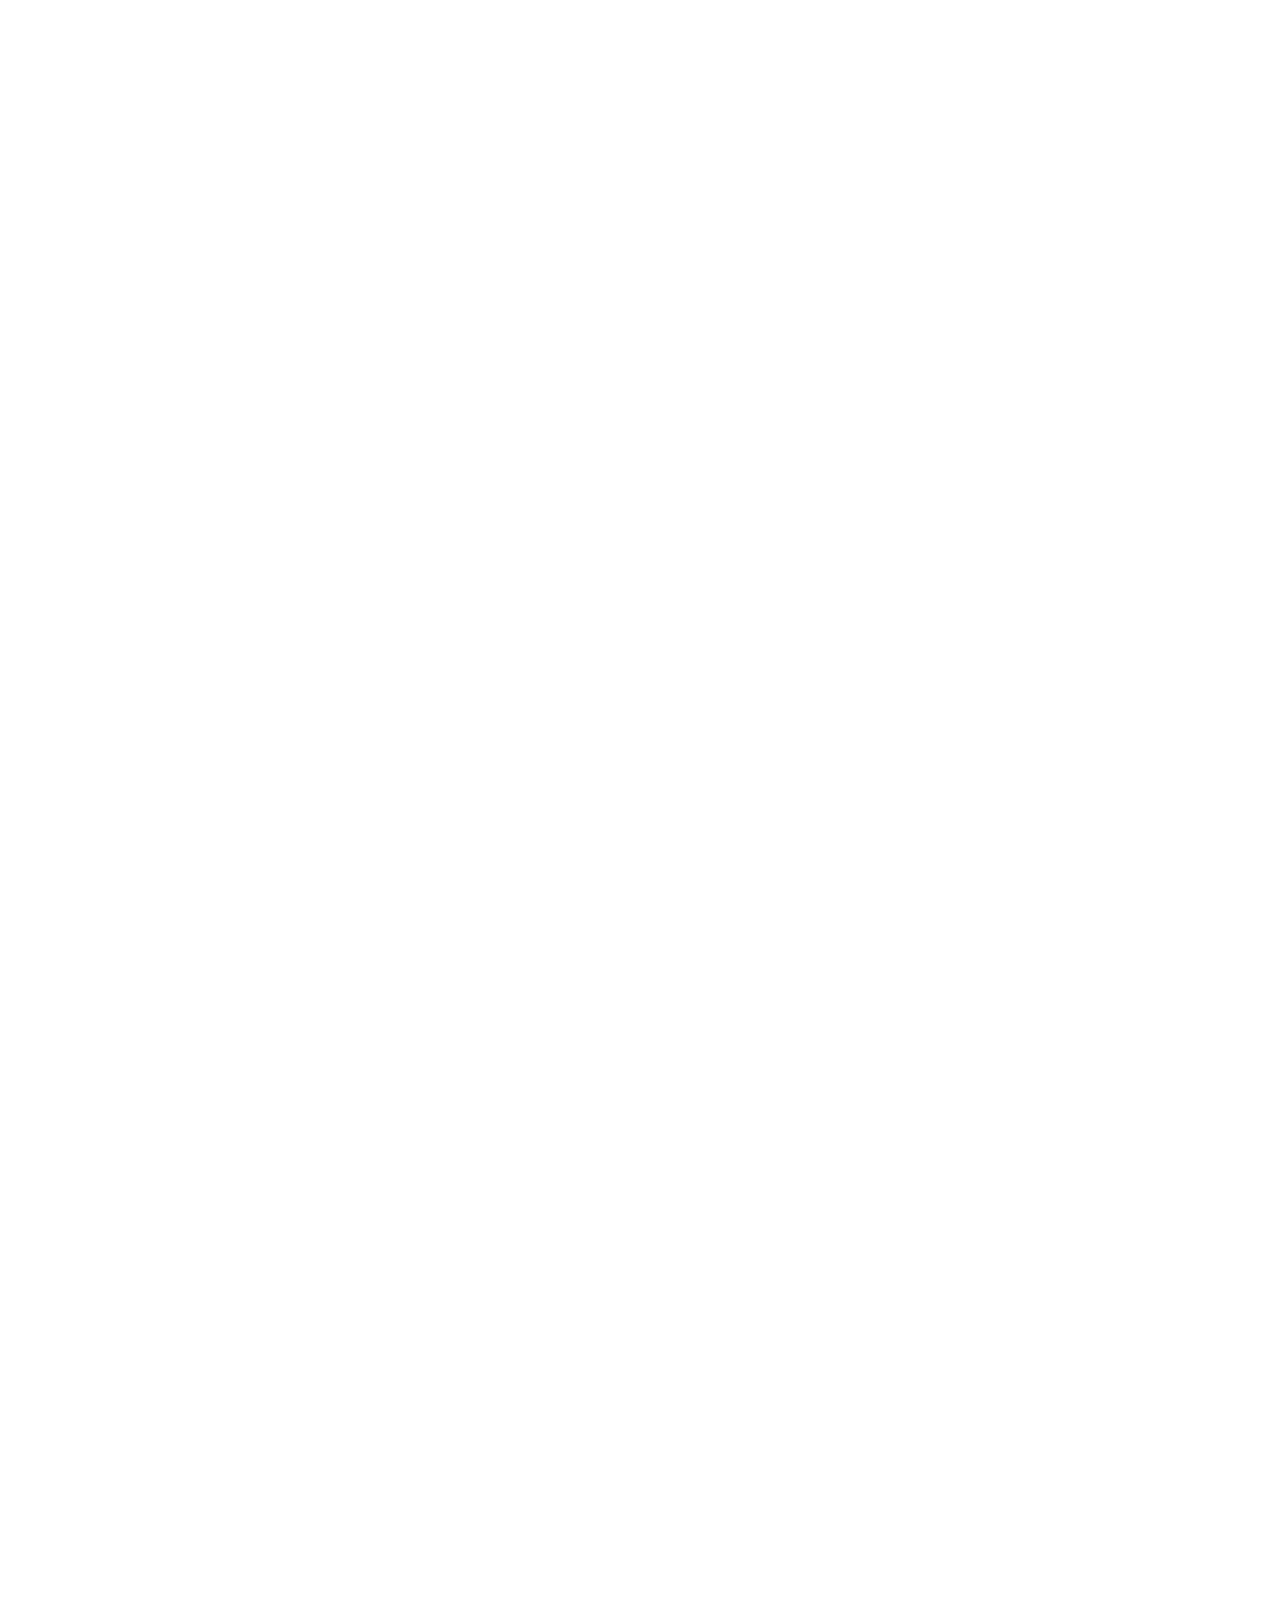
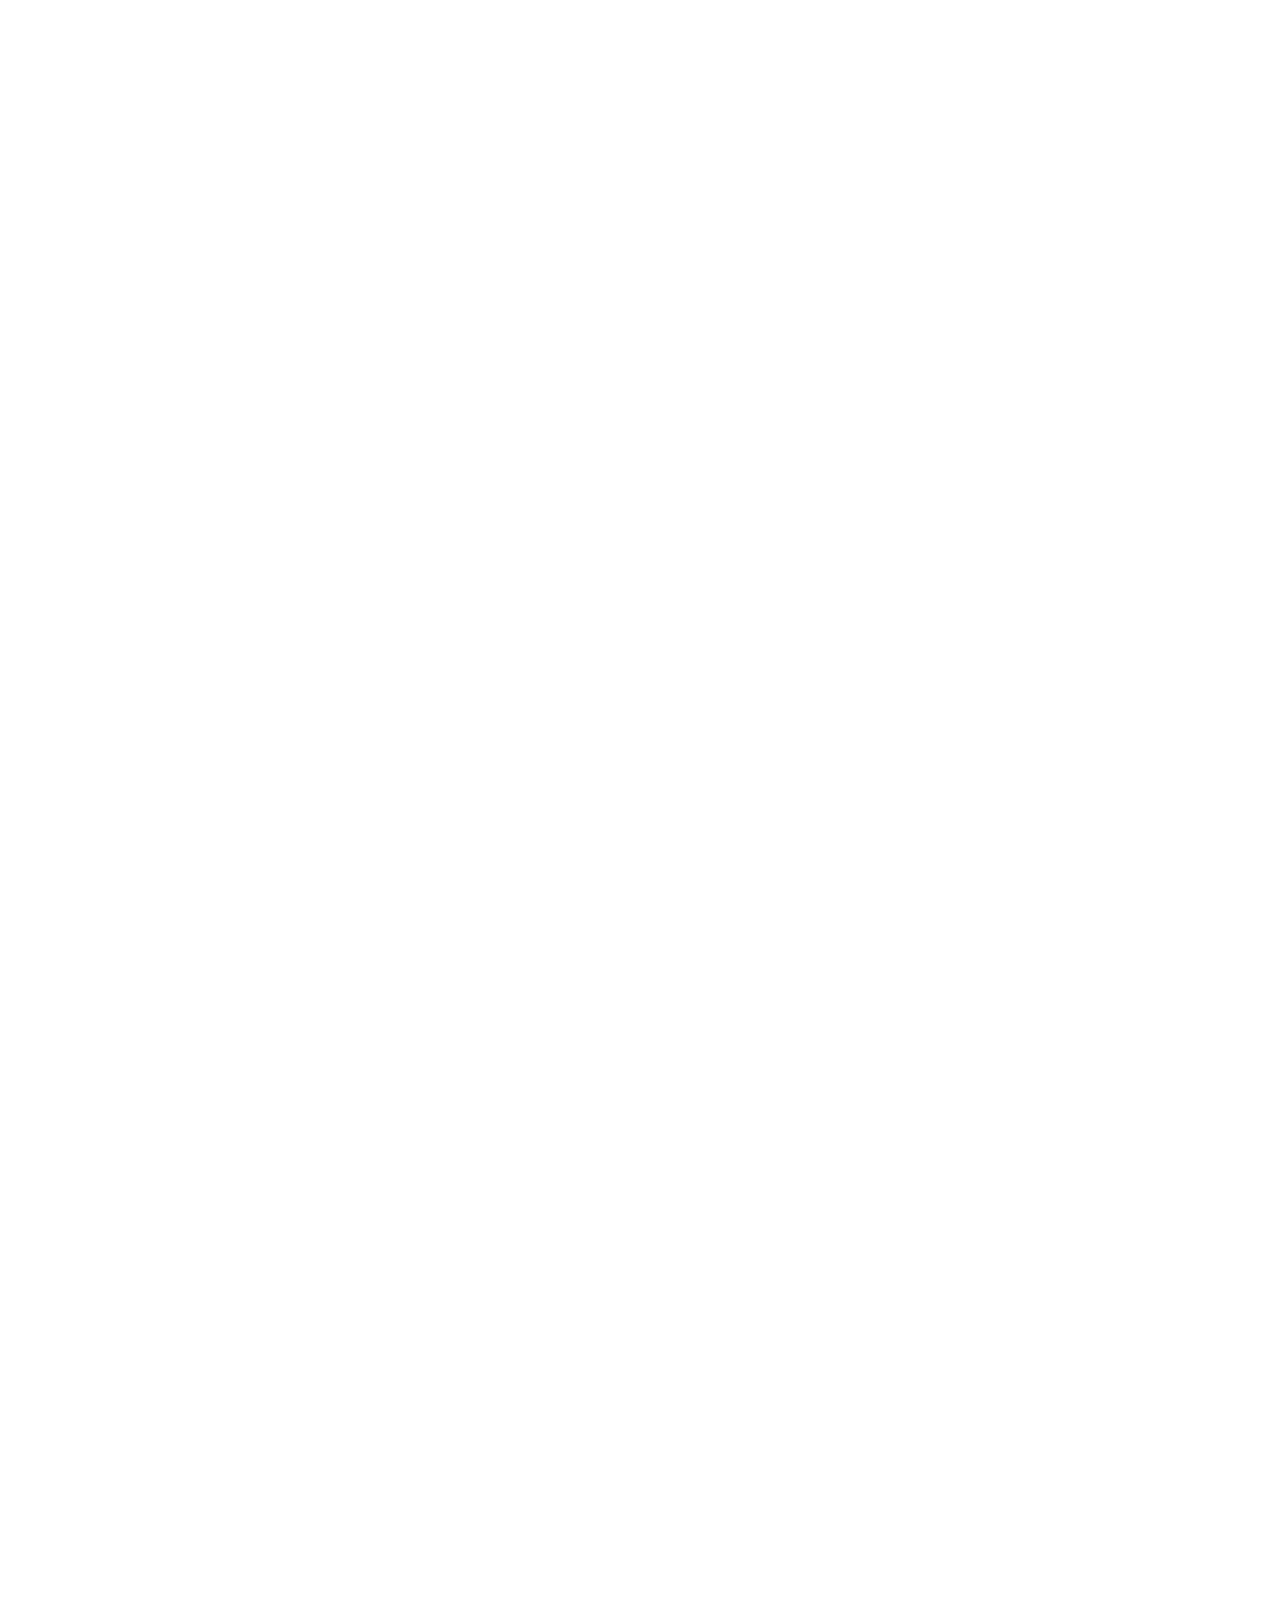
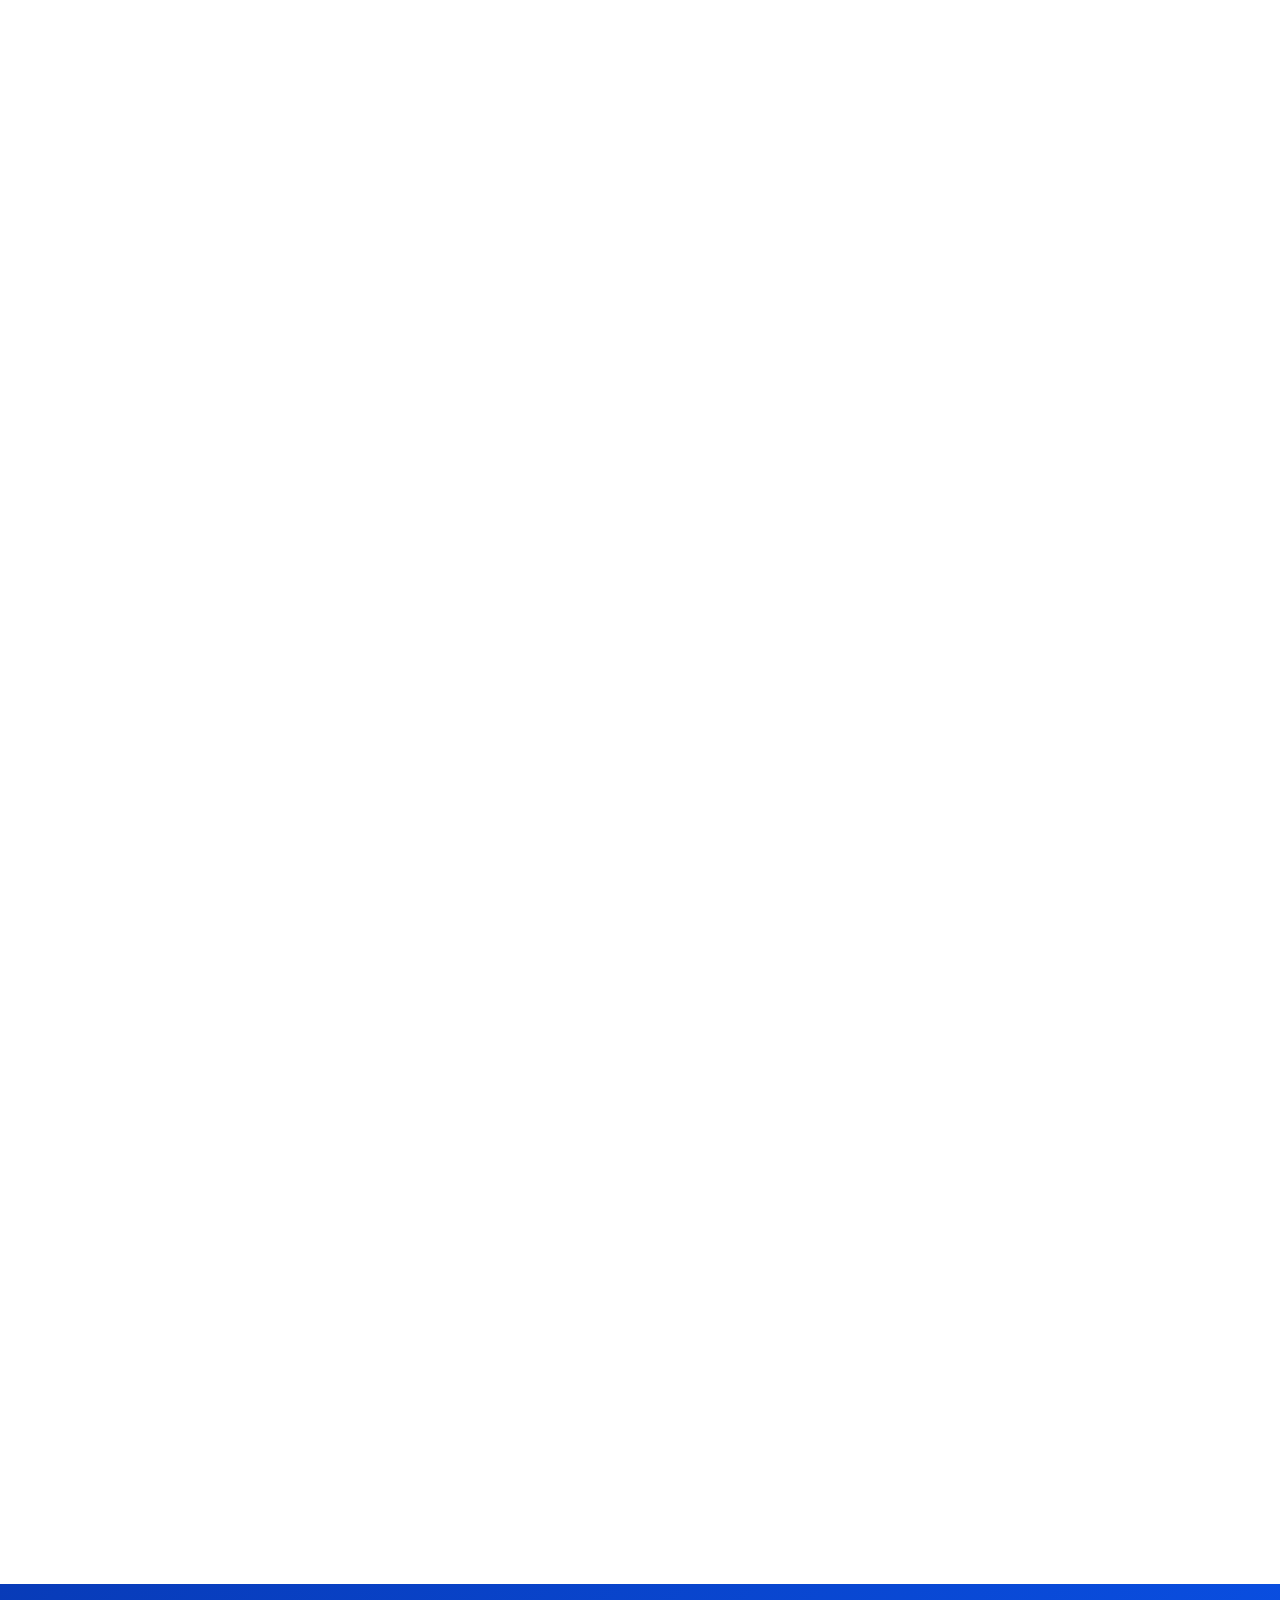
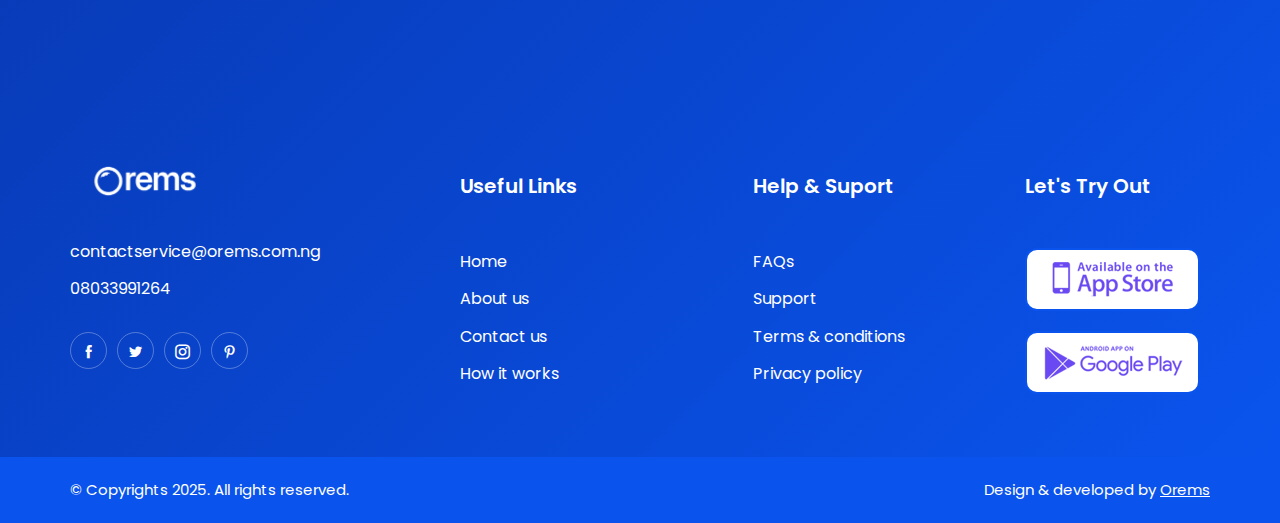
<file: t&c.html>
<!DOCTYPE html>
<html lang="en">
  <head>
    <meta charset="UTF-8" />
    <meta http-equiv="X-UA-Compatible" content="IE=edge" />
    <meta name="viewport" content="width=device-width, initial-scale=1.0" />
    <title>Terms and Conditions - OremsNG</title>

    <!-- icofont-css-link -->
    <link rel="stylesheet" href="css/icofont.min.css" />
    <!-- Owl-Carosal-Style-link -->
    <link rel="stylesheet" href="css/owl.carousel.min.css" />
    <!-- Bootstrap-Style-link -->
    <link rel="stylesheet" href="css/bootstrap.min.css" />
    <!-- Aos-Style-link -->
    <link rel="stylesheet" href="css/aos.css" />
    <!-- Coustome-Style-link -->
    <link rel="stylesheet" href="css/style.css" />
    <!-- Responsive-Style-link -->
    <link rel="stylesheet" href="css/responsive.css" />
    <!-- Favicon -->
    <link
      rel="shortcut icon"
      href="images/orems_title.png"
      type="image/x-icon"
    />

    <style>
      /* Color Override - Change all purple to #0A54ED */
      :root {
        --light-purple: #e8f2ff !important;
        --purple: #0a54ed !important;
        --bg-purple: #0a54ed !important;
        --dark-purple: #083bb8 !important;
        --body-text-purple: #3e3f66 !important;
        --text-white: #ffffff !important;
        --bg-white: #ffffff !important;
        --slider-dots-color: #d4d2dd !important;
        --light-bg: #e8f2ff !important;
      }

      /* Override purple colors with #0A54ED */
      .btn.puprple_btn,
      .btn.purple_btn,
      .dark_btn {
        background: #0a54ed !important;
        border-color: #0a54ed !important;
      }

      .btn.puprple_btn:hover,
      .btn.purple_btn:hover,
      .dark_btn:hover {
        background: #083bb8 !important;
        border-color: #083bb8 !important;
      }

      /* Footer logo - make it white */
      .top_footer .logo img {
        filter: brightness(0) invert(1) !important;
      }

      /* Footer background */
      .top_footer {
        background: linear-gradient(135deg, #083bb8, #0a54ed) !important;
      }

      .terms-content {
        padding: 60px 0;
        background: #fff;
      }

      .terms-section {
        margin-bottom: 40px;
        padding: 30px;
        background: #f8f9fa;
        border-radius: 15px;
        box-shadow: 0 5px 20px rgba(0, 0, 0, 0.1);
      }

      .terms-section h3 {
        color: #0a54ed;
        font-size: 24px;
        font-weight: 700;
        margin-bottom: 20px;
        border-bottom: 2px solid #0a54ed;
        padding-bottom: 10px;
      }

      .terms-section p {
        color: #666;
        line-height: 1.8;
        margin-bottom: 15px;
      }

      .terms-section ol,
      .terms-section ul {
        color: #666;
        line-height: 1.8;
        margin-left: 20px;
      }

      .terms-section li {
        margin-bottom: 8px;
      }

      .intro-text {
        background: linear-gradient(135deg, #0a54ed 0%, #4a7cff 100%);
        color: white;
        padding: 40px;
        border-radius: 15px;
        margin-bottom: 40px;
        text-align: center;
      }

      .intro-text h2 {
        color: white;
        margin-bottom: 20px;
      }

      .last-updated {
        background: #e17055;
        color: white;
        padding: 15px 25px;
        border-radius: 25px;
        display: inline-block;
        margin-bottom: 30px;
        font-weight: 600;
      }

      .highlight-box {
        background: #74b9ff;
        color: white;
        padding: 20px;
        border-radius: 10px;
        margin: 20px 0;
      }

      .contact-info {
        background: #00b894;
        color: white;
        padding: 30px;
        border-radius: 15px;
        text-align: center;
        margin-top: 40px;
      }

      .contact-info h4 {
        color: white;
        margin-bottom: 15px;
      }
    </style>
  </head>

  <body>
    <!-- Page-wrapper-Start -->
    <div class="page_wrapper">
      <!-- Preloader -->
      <div id="preloader">
        <div id="loader"></div>
      </div>

      <!-- Header Start -->
      <header>
        <!-- container start -->
        <div class="container">
          <!-- navigation bar -->
          <nav class="navbar navbar-expand-lg">
            <a class="navbar-brand" href="index.html">
              <img src="images/orems_new.png" alt="image" />
            </a>
            <button
              class="navbar-toggler"
              type="button"
              data-toggle="collapse"
              data-target="#navbarSupportedContent"
              aria-controls="navbarSupportedContent"
              aria-expanded="false"
              aria-label="Toggle navigation"
            >
              <span class="navbar-toggler-icon">
                <div class="toggle-wrap">
                  <span class="toggle-bar"></span>
                </div>
              </span>
            </button>

            <div class="collapse navbar-collapse" id="navbarSupportedContent">
              <ul class="navbar-nav ml-auto">
                <li class="nav-item">
                  <a class="nav-link" href="index.html#home">Home</a>
                </li>
                <li class="nav-item">
                  <a class="nav-link" href="index.html#about">About Us</a>
                </li>
                <li class="nav-item">
                  <a class="nav-link" href="index.html#how_it_work"
                    >How it works</a
                  >
                </li>
                <li class="nav-item">
                  <a class="nav-link" href="index.html#features">Features</a>
                </li>
                <li class="nav-item">
                  <a class="nav-link" href="index.html##download">Download</a>
                </li>
                <li class="nav-item">
                  <a class="nav-link dark_btn" href="index.html#contact_us"
                    >GET STARTED</a
                  >
                </li>
              </ul>
            </div>
          </nav>
          <!-- navigation end -->
        </div>
        <!-- container end -->
      </header>

      <!-- BredCrumb-Section -->
      <div class="bred_crumb">
        <div class="container">
          <!-- shape animation  -->
          <span class="banner_shape1">
            <img src="images/banner-shape1.png" alt="image" />
          </span>
          <span class="banner_shape2">
            <img src="images/banner-shape2.png" alt="image" />
          </span>
          <span class="banner_shape3">
            <img src="images/banner-shape3.png" alt="image" />
          </span>

          <div class="bred_text">
            <h1>Terms and Conditions</h1>
            <p>
              Please read these terms carefully before using our escrow
              services. <br />
              Your use of Orems constitutes acceptance of these terms and
              conditions. 🚀
            </p>
          </div>
        </div>
      </div>

      <!-- Terms Content Section Start -->
      <section class="terms-content">
        <div class="container">
          <!-- Introduction -->
          <div class="intro-text" data-aos="fade-up" data-aos-duration="1500">
            <div class="last-updated">Last Updated: January 2025</div>
            <h2>Service Agreement</h2>
            <p>
              This service agreement governs our business relationship and
              outlines the professional and legal parameters that provide
              structure to our roles, responsibilities, and rights. These terms
              are designed to ensure professional integrity, mutual trust, and
              respect while maintaining flexibility to meet individual needs and
              objectives.
            </p>
            <div class="highlight-box">
              <strong>Important Notice:</strong> These terms may be modified to
              reflect unique requirements while remaining within regulatory
              boundaries. All changes will maintain legal and ethical validity.
            </div>
          </div>

          <!-- Section 1: Account Opening -->
          <div
            class="terms-section"
            data-aos="fade-up"
            data-aos-duration="1500"
          >
            <h3><i class="icofont-user-alt-3"></i> 1. Account Opening</h3>
            <p>
              Your Orems account functions as a secure holding space where
              monetary transactions can be conducted with reliable assurance.
              Your interest in creating such an account demonstrates your
              commitment to reliable, professional business practices.
            </p>

            <p>
              The account opening process with Orems Limited is designed to be
              as simple and straightforward as possible for our valued clients.
              You will be required to provide necessary details to aid in
              setting up your account. This information will be treated with the
              utmost care and confidentiality, and it will undergo thorough
              verification to ensure accuracy.
            </p>

            <div class="highlight-box">
              <strong>Regulatory Compliance:</strong> Information requirements
              are in accordance with financial regulations that aim to prevent
              money laundering, fraud, and other illicit activities, and to
              maintain the integrity of our financial system.
            </div>

            <p><strong>Important Requirements:</strong></p>
            <ul>
              <li>
                All information provided must be both accurate and complete
              </li>
              <li>
                Inconsistencies or inaccuracies could lead to delays or denial
                in the account opening process
              </li>
              <li>
                Once all requested information has been received and verified,
                you will be promptly notified and can access your profile
              </li>
            </ul>
          </div>

          <!-- Section 2: Obligations -->
          <div
            class="terms-section"
            data-aos="fade-up"
            data-aos-duration="1500"
          >
            <h3>
              <i class="icofont-handshake-deal"></i> 2. Obligations of the
              Parties
            </h3>
            <p><strong>Orems Commitments:</strong></p>
            <p>
              Orems is committed to performing its responsibilities with
              unrivalled diligence, strictly adhering to the clauses detailed in
              the agreement. As part of our ethos, we are ever ready to go above
              and beyond in ensuring the deliverance of our promises without
              deliberation.
            </p>

            <p><strong>Client Responsibilities:</strong></p>
            <p>
              We anticipate your spirit of cooperation in this regard as well.
              Your prompt action in fulfilling your obligations is crucial in
              having smooth fluency in our transactions. This consists of:
            </p>
            <ul>
              <li>Abiding by the stipulations and decisions made</li>
              <li>Taking required actions in a swift and appropriate manner</li>
              <li>
                Maintaining professional conduct throughout the transaction
                process
              </li>
            </ul>

            <p>
              We greatly appreciate your understanding and adherence to these
              protocols. This will not only aid in seamless interactions but
              also provide a robust platform for our future endeavours.
            </p>
          </div>

          <!-- Section 3: Payments -->
          <div
            class="terms-section"
            data-aos="fade-up"
            data-aos-duration="1500"
          >
            <h3><i class="icofont-credit-card"></i> 3. Payments</h3>
            <p>
              For your convenience and seamless transactions, all payments
              associated with our services must be processed through the
              assigned channels as outlined by our company. It's important that
              we adhere to this method to ensure accurate and timely
              transactions, while further simplifying our financial procedures.
            </p>

            <div class="highlight-box">
              <strong>Security First:</strong> Our company values the safety and
              security of your financial credentials. These channels are
              meticulously researched and approved to ensure your financial
              dealings with us are streamlined and secure.
            </div>

            <p><strong>Why Use Designated Channels:</strong></p>
            <ul>
              <li>Ensures payments are directed correctly and effectively</li>
              <li>
                Strengthens the financial integrity of both parties involved
              </li>
              <li>
                Provides protection against various forms of cyber-attacks
              </li>
              <li>Promotes smooth running of operations</li>
              <li>Enhances the quality of service we provide</li>
            </ul>
          </div>

          <!-- Section 4: Disbursement -->
          <div
            class="terms-section"
            data-aos="fade-up"
            data-aos-duration="1500"
          >
            <h3><i class="icofont-money-bag"></i> 4. Disbursement</h3>
            <p>
              The disbursement of funds will occur upon the satisfactory
              fulfilment of the terms as agreed upon by both parties. It is our
              continual commitment to maintain transparency and fairness
              throughout this process to foster trust and efficiency.
            </p>

            <p><strong>Disbursement Process:</strong></p>
            <ol>
              <li>
                Conditions stipulated within our agreement must be met to the
                satisfaction of all concerned parties
              </li>
              <li>
                Due payment will be expediently released to the seller upon
                confirmation
              </li>
              <li>
                We remain committed to adhering strictly to pre-agreed payment
                terms
              </li>
              <li>
                The transaction process is designed to proceed smoothly and
                transparently
              </li>
            </ol>
          </div>

          <!-- Section 5: Confidentiality -->
          <div
            class="terms-section"
            data-aos="fade-up"
            data-aos-duration="1500"
          >
            <h3><i class="icofont-shield-alt"></i> 5. Confidentiality</h3>
            <p>
              We profoundly comprehend the significance of privacy and pledge to
              safeguard the confidentiality of the sensitive information you've
              entrusted to us. The protective measures in place are meticulously
              organised and adhere to every conceivable privacy and data
              protection law in effect.
            </p>

            <div class="highlight-box">
              <strong>Data Minimisation Principle:</strong> We only collect
              information that is strictly necessary and serves a specific
              purpose. All data gathered remains strictly for official use only.
            </div>

            <p><strong>Security Measures:</strong></p>
            <ul>
              <li>Information is meticulously stored and handled with care</li>
              <li>Rigorous encryption protocols are implemented</li>
              <li>Access control mechanisms prevent unauthorised access</li>
              <li>Strict procedures and systems ensure data confidentiality</li>
              <li>
                Privacy policies are designed to respect and protect your data
                from misuse
              </li>
            </ul>
          </div>

          <!-- Section 6: Dispute Resolution -->
          <div
            class="terms-section"
            data-aos="fade-up"
            data-aos-duration="1500"
          >
            <h3><i class="icofont-law-scales"></i> 6. Dispute Resolution</h3>
            <p>
              In the incidence of any discrepancies or disputes that might occur
              between respective parties, all involved parties are entitled to
              initiate a lawful dispute resolution procedure. Any disagreements,
              conflicts, or disputes that could surface during our contractual
              relationship are subjected to this procedure, as stipulated in our
              agreement.
            </p>

            <p><strong>Our Commitment:</strong></p>
            <p>
              We value our relationship and are committed to maintaining its
              integrity by ensuring that all issues and concerns are addressed
              in a transparent and fair manner.
            </p>

            <p><strong>Resolution Process:</strong></p>
            <ol>
              <li>Thorough examination of the presented evidence</li>
              <li>
                Unbiased decision-making focused on facts and agreement
                stipulations
              </li>
              <li>Fair resolution that aims to resolve disputes amicably</li>
              <li>Transparent communication throughout the process</li>
            </ol>
          </div>

          <!-- Section 7: Termination -->
          <div
            class="terms-section"
            data-aos="fade-up"
            data-aos-duration="1500"
          >
            <h3>
              <i class="icofont-close-line"></i> 7. Termination of Services
            </h3>
            <p>
              Orems reserves the right to terminate services in the event that
              any client breaches the terms and conditions as outlined in our
              service agreement. We take our agreements seriously and expect all
              parties involved to adhere to the terms set out to ensure a smooth
              and mutually beneficial working relationship.
            </p>

            <div class="highlight-box">
              <strong>Professional Standards:</strong> It is essential for us to
              maintain a high standard of professionalism and integrity in all
              our dealings.
            </div>

            <p><strong>Our Goals:</strong></p>
            <ul>
              <li>
                Foster positive and productive working relationships with all
                clients
              </li>
              <li>
                Provide quality services that meet your needs and expectations
              </li>
              <li>
                Maintain clear communication and adherence to agreed-upon terms
              </li>
              <li>Ensure successful and mutually beneficial partnerships</li>
            </ul>

            <p>
              Should there be any queries or concerns regarding these terms,
              please do not hesitate to reach out to us for clarification.
            </p>
          </div>

          <!-- Section 8: Limitation of Liability -->
          <div
            class="terms-section"
            data-aos="fade-up"
            data-aos-duration="1500"
          >
            <h3>
              <i class="icofont-warning-alt"></i> 8. Limitation of Liability
            </h3>
            <p>
              In the unfortunate event of unexpected and unforeseen instances
              causing any form of financial or material losses, directly or
              indirectly, during the course of using our escrow service, we, as
              a company, are not to be held liable. This is in accordance with
              industry-wide practices to safeguard the interests and operational
              sanctity of the service providers.
            </p>

            <p><strong>Our Commitment to Excellence:</strong></p>
            <p>
              Our team puts forth tireless efforts to ensure that your
              experience with our company is seamless and lucrative. We employ
              rigorous protocols and industry standards to mitigate risks and
              potential issues that might disrupt our service.
            </p>

            <div class="highlight-box">
              <strong>Transparency:</strong> While regrettable incidents are
              quite rare, it's imperative that we remain open about the
              possibilities and the operational provisions bound by law
              governing such scenarios.
            </div>
          </div>

          <!-- Contact Information -->
          <div class="contact-info" data-aos="fade-up" data-aos-duration="1500">
            <h4>Questions About These Terms?</h4>
            <p>
              If you have any questions or concerns about these Terms and
              Conditions, please don't hesitate to contact us:
            </p>
            <p><strong>Email:</strong> contactservice@orems.com.ng</p>
            <p><strong>Phone:</strong> 08033991264</p>
            <p>
              <strong>Address:</strong> No 4 Umudieke Street, Central Area,
              Asaba, Nigeria
            </p>
          </div>

          <!-- Thank You Section -->
          <div class="intro-text" data-aos="fade-up" data-aos-duration="1500">
            <h2>Thank You for Choosing Orems</h2>
            <p>
              We appreciate your trust in our escrow services and look forward
              to providing you with secure, reliable, and professional
              transaction solutions.
            </p>
            <a
              href="index.html"
              class="btn"
              style="
                background: white;
                color: #0a54ed;
                padding: 12px 30px;
                border-radius: 25px;
                text-decoration: none;
                font-weight: 600;
                margin-top: 20px;
                display: inline-block;
              "
              >Return to Home</a
            >
          </div>
        </div>
      </section>
      <!-- Terms Content Section End -->

      <!-- Footer-Section start -->
      <footer>
        <div class="top_footer">
          <!-- animation line -->
          <div class="anim_line dark_bg">
            <span><img src="images/anim_line.png" alt="anim_line" /></span>
            <span><img src="images/anim_line.png" alt="anim_line" /></span>
            <span><img src="images/anim_line.png" alt="anim_line" /></span>
            <span><img src="images/anim_line.png" alt="anim_line" /></span>
            <span><img src="images/anim_line.png" alt="anim_line" /></span>
            <span><img src="images/anim_line.png" alt="anim_line" /></span>
            <span><img src="images/anim_line.png" alt="anim_line" /></span>
            <span><img src="images/anim_line.png" alt="anim_line" /></span>
            <span><img src="images/anim_line.png" alt="anim_line" /></span>
          </div>
          <!-- container start -->
          <div class="container">
            <!-- row start -->
            <div class="row">
              <!-- footer link 1 -->
              <div class="col-lg-4 col-md-6 col-12">
                <div class="abt_side">
                  <div class="logo">
                    <img src="images/orems_new.png" alt="image" />
                  </div>
                  <ul>
                    <li>
                      <a href="mailto:contactservice@orems.com.ng"
                        >contactservice@orems.com.ng</a
                      >
                    </li>
                    <li><a href="tel:08033991264">08033991264</a></li>
                  </ul>
                  <ul class="social_media">
                    <li>
                      <a href="#"><i class="icofont-facebook"></i></a>
                    </li>
                    <li>
                      <a href="#"><i class="icofont-twitter"></i></a>
                    </li>
                    <li>
                      <a href="#"><i class="icofont-instagram"></i></a>
                    </li>
                    <li>
                      <a href="#"><i class="icofont-pinterest"></i></a>
                    </li>
                  </ul>
                </div>
              </div>

              <!-- footer link 2 -->
              <div class="col-lg-3 col-md-6 col-12">
                <div class="links">
                  <h3>Useful Links</h3>
                  <ul>
                    <li><a href="index.html">Home</a></li>
                    <li><a href="index.html#about">About us</a></li>
                    <li><a href="index.html#contact_us">Contact us</a></li>
                    <li><a href="index.html#how_it_work">How it works</a></li>
                  </ul>
                </div>
              </div>

              <!-- footer link 3 -->
              <div class="col-lg-3 col-md-6 col-12">
                <div class="links">
                  <h3>Help & Suport</h3>
                  <ul>
                    <li><a href="#">FAQs</a></li>
                    <li><a href="#">Support</a></li>
                    <li><a href="#" class="active">Terms & conditions</a></li>
                    <li><a href="./privacy_policy.html">Privacy policy</a></li>
                  </ul>
                </div>
              </div>

              <!-- footer link 4 -->
              <div class="col-lg-2 col-md-6 col-12">
                <div class="try_out">
                  <h3>Let's Try Out</h3>
                  <ul class="app_btn">
                    <li>
                      <a href="#">
                        <img src="images/appstore_blue.png" alt="image" />
                      </a>
                    </li>
                    <li>
                      <a href="#">
                        <img src="images/googleplay_blue.png" alt="image" />
                      </a>
                    </li>
                  </ul>
                </div>
              </div>
            </div>
            <!-- row end -->
          </div>
          <!-- container end -->
        </div>

        <!-- last footer -->
        <div class="bottom_footer">
          <!-- container start -->
          <div class="container">
            <!-- row start -->
            <div class="row">
              <div class="col-md-6">
                <p>© Copyrights 2025. All rights reserved.</p>
              </div>
              <div class="col-md-6">
                <p class="developer_text">
                  Design & developed by <a href="#" target="blank">Orems</a>
                </p>
              </div>
            </div>
            <!-- row end -->
          </div>
          <!-- container end -->
        </div>

        <!-- go top button -->
        <div class="go_top">
          <span><img src="images/go_top.png" alt="image" /></span>
        </div>
      </footer>
      <!-- Footer-Section end -->
    </div>
    <!-- Page-wrapper-End -->

    <!-- Jquery-js-Link -->
    <script src="js/jquery.js"></script>
    <!-- owl-js-Link -->
    <script src="js/owl.carousel.min.js"></script>
    <!-- bootstrap-js-Link -->
    <script src="js/bootstrap.min.js"></script>
    <!-- aos-js-Link -->
    <script src="js/aos.js"></script>
    <!-- main-js-Link -->
    <script src="js/main.js"></script>
  </body>
</html>
</file>
<file: css/style.css>
/*-----------------------------------------------------------------------------------

[Table of contents]

1. Font
2. Css Variable for colors
3. Common CSS
4. Preloader CSS
5. Header - Main Navigation ( section )
6. Hero Slider ( section )
7. Trusted Logo Slider ( section )
8. Features ( section )
9. About us ( section )
10. Modern UI ( section )
11. How it works ( section )
12. Testimonials ( section )
13. Pricing ( section )
14. Faq ( section )
15. Interface ( section )
16. Download app ( section )
17. Latest story ( section )
18. Newsletter ( section )
19. Footer ( section )
20. Animation CSS ( section )


-----------------------------------------------------------------------------------*/

/* --------Font--------------- */
/* poppins-300 - latin */
@font-face {
  font-family: "Poppins";
  font-style: normal;
  font-weight: 300;
  src: url("../fonts/poppins-v20-latin-300.eot"); /* IE9 Compat Modes */
  src: local(""),
    url("../fonts/poppins-v20-latin-300d41d.eot?#iefix")
      format("embedded-opentype"),
    /* IE6-IE8 */ url("../fonts/poppins-v20-latin-300.woff2") format("woff2"),
    /* Super Modern Browsers */ url("../fonts/poppins-v20-latin-300.woff")
      format("woff"),
    /* Modern Browsers */ url("../fonts/poppins-v20-latin-300.ttf")
      format("truetype"),
    /* Safari, Android, iOS */ url("../fonts/poppins-v20-latin-300.svg#Poppins")
      format("svg"); /* Legacy iOS */
}
/* poppins-regular - latin */
@font-face {
  font-family: "Poppins";
  font-style: normal;
  font-weight: 400;
  src: url("../fonts/poppins-v20-latin-regular.eot"); /* IE9 Compat Modes */
  src: local(""),
    url("../fonts/poppins-v20-latin-regulard41d.eot?#iefix")
      format("embedded-opentype"),
    /* IE6-IE8 */ url("../fonts/poppins-v20-latin-regular.woff2")
      format("woff2"),
    /* Super Modern Browsers */ url("../fonts/poppins-v20-latin-regular.woff")
      format("woff"),
    /* Modern Browsers */ url("../fonts/poppins-v20-latin-regular.ttf")
      format("truetype"),
    /* Safari, Android, iOS */
      url("../fonts/poppins-v20-latin-regular.svg#Poppins") format("svg"); /* Legacy iOS */
}
/* poppins-italic - latin */
@font-face {
  font-family: "Poppins";
  font-style: italic;
  font-weight: 400;
  src: url("../fonts/poppins-v20-latin-italic.eot"); /* IE9 Compat Modes */
  src: local(""),
    url("../fonts/poppins-v20-latin-italicd41d.eot?#iefix")
      format("embedded-opentype"),
    /* IE6-IE8 */ url("../fonts/poppins-v20-latin-italic.woff2") format("woff2"),
    /* Super Modern Browsers */ url("../fonts/poppins-v20-latin-italic.woff")
      format("woff"),
    /* Modern Browsers */ url("../fonts/poppins-v20-latin-italic.ttf")
      format("truetype"),
    /* Safari, Android, iOS */
      url("../fonts/poppins-v20-latin-italic.svg#Poppins") format("svg"); /* Legacy iOS */
}
/* poppins-500 - latin */
@font-face {
  font-family: "Poppins";
  font-style: normal;
  font-weight: 500;
  src: url("../fonts/poppins-v20-latin-500.eot"); /* IE9 Compat Modes */
  src: local(""),
    url("../fonts/poppins-v20-latin-500d41d.eot?#iefix")
      format("embedded-opentype"),
    /* IE6-IE8 */ url("../fonts/poppins-v20-latin-500.woff2") format("woff2"),
    /* Super Modern Browsers */ url("../fonts/poppins-v20-latin-500.woff")
      format("woff"),
    /* Modern Browsers */ url("../fonts/poppins-v20-latin-500.ttf")
      format("truetype"),
    /* Safari, Android, iOS */ url("../fonts/poppins-v20-latin-500.svg#Poppins")
      format("svg"); /* Legacy iOS */
}
/* poppins-500italic - latin */
@font-face {
  font-family: "Poppins";
  font-style: italic;
  font-weight: 500;
  src: url("../fonts/poppins-v20-latin-500italic.eot"); /* IE9 Compat Modes */
  src: local(""),
    url("../fonts/poppins-v20-latin-500italicd41d.eot?#iefix")
      format("embedded-opentype"),
    /* IE6-IE8 */ url("../fonts/poppins-v20-latin-500italic.woff2")
      format("woff2"),
    /* Super Modern Browsers */ url("../fonts/poppins-v20-latin-500italic.woff")
      format("woff"),
    /* Modern Browsers */ url("../fonts/poppins-v20-latin-500italic.ttf")
      format("truetype"),
    /* Safari, Android, iOS */
      url("../fonts/poppins-v20-latin-500italic.svg#Poppins") format("svg"); /* Legacy iOS */
}
/* poppins-600 - latin */
@font-face {
  font-family: "Poppins";
  font-style: normal;
  font-weight: 600;
  src: url("../fonts/poppins-v20-latin-600.eot"); /* IE9 Compat Modes */
  src: local(""),
    url("../fonts/poppins-v20-latin-600d41d.eot?#iefix")
      format("embedded-opentype"),
    /* IE6-IE8 */ url("../fonts/poppins-v20-latin-600.woff2") format("woff2"),
    /* Super Modern Browsers */ url("../fonts/poppins-v20-latin-600.woff")
      format("woff"),
    /* Modern Browsers */ url("../fonts/poppins-v20-latin-600.ttf")
      format("truetype"),
    /* Safari, Android, iOS */ url("../fonts/poppins-v20-latin-600.svg#Poppins")
      format("svg"); /* Legacy iOS */
}
/* poppins-700 - latin */
@font-face {
  font-family: "Poppins";
  font-style: normal;
  font-weight: 700;
  src: url("../fonts/poppins-v20-latin-700.eot"); /* IE9 Compat Modes */
  src: local(""),
    url("../fonts/poppins-v20-latin-700d41d.eot?#iefix")
      format("embedded-opentype"),
    /* IE6-IE8 */ url("../fonts/poppins-v20-latin-700.woff2") format("woff2"),
    /* Super Modern Browsers */ url("../fonts/poppins-v20-latin-700.woff")
      format("woff"),
    /* Modern Browsers */ url("../fonts/poppins-v20-latin-700.ttf")
      format("truetype"),
    /* Safari, Android, iOS */ url("../fonts/poppins-v20-latin-700.svg#Poppins")
      format("svg"); /* Legacy iOS */
}
/* poppins-800 - latin */
@font-face {
  font-family: "Poppins";
  font-style: normal;
  font-weight: 800;
  src: url("../fonts/poppins-v20-latin-800.eot"); /* IE9 Compat Modes */
  src: local(""),
    url("../fonts/poppins-v20-latin-800d41d.eot?#iefix")
      format("embedded-opentype"),
    /* IE6-IE8 */ url("../fonts/poppins-v20-latin-800.woff2") format("woff2"),
    /* Super Modern Browsers */ url("../fonts/poppins-v20-latin-800.woff")
      format("woff"),
    /* Modern Browsers */ url("../fonts/poppins-v20-latin-800.ttf")
      format("truetype"),
    /* Safari, Android, iOS */ url("../fonts/poppins-v20-latin-800.svg#Poppins")
      format("svg"); /* Legacy iOS */
}

/* -----------Css-variable------ */

:root {
  --light-purple: #f6f4fe;
  --purple: #6a49f2;
  --bg-purple: #0965fe;
  --dark-purple: #32236f;
  --body-text-purple: #3e3f66;
  --text-white: #ffffff;
  --bg-white: #ffffff;
  --slider-dots-color: #d4d2dd;
  --light-bg: #dfdaf3;
}

/* ------Common-Css------------- */

html {
  scroll-behavior: smooth;
}

body {
  margin: 0;
  padding: 0;
  box-sizing: border-box;
  font-size: 16px;
  line-height: 1.7;
  font-family: "Poppins", sans-serif;
  color: var(--body-text-purple);
  background-color: var(--light-purple);
}

.page_wrapper {
  width: 100%;
  overflow-x: hidden;
}

a {
  text-decoration: none;
  color: var(--body-text-purple);
}

a:hover {
  text-decoration: none;
  color: var(--body-text-purple);
}

ul,
li {
  padding: 0;
  list-style-type: none;
  margin: 0;
}

button:focus,
.btn.focus,
.btn:focus {
  outline: none;
  box-shadow: none;
}

@media screen and (min-width: 1200px) {
  .container {
    max-width: 1170px;
  }
}

.section_title {
  text-align: center;
}

/* section heading h2 */
.section_title h2 {
  font-size: 40px;
  font-weight: 700;
  color: var(--dark-purple);
}

.section_title h2 span {
  color: var(--purple);
}
.section_title ul li {
  display: inline-block;
  margin: 0 10px;
}

.row_am {
  padding: 50px 0;
}

/* purple button */
.puprple_btn {
  background-color: var(--purple);
  color: var(--text-white);
  border-radius: 50px;
  padding: 10px 40px;
  position: relative;
  overflow: hidden;
  z-index: 1;
  font-weight: 500;
}

.puprple_btn::before {
  content: "";
  position: absolute;
  left: 0;
  top: 0;
  width: 0%;
  height: 100%;
  background-color: var(--bg-white);
  border-radius: 50px;
  transition: 0.6s all;
  z-index: -1;
}

.puprple_btn:hover::before {
  width: 100%;
}

.puprple_btn:hover {
  color: var(--purple);
}

/* white button */
.white_btn {
  padding: 10px 45px;
  border: 1px solid var(--purple);
  color: var(--purple);
  border-radius: 50px;
  background-color: var(--bg-white);
  font-weight: 700;
  position: relative;
  z-index: 1;
  overflow: hidden;
  font-weight: 500;
}

.white_btn::before {
  content: "";
  position: absolute;
  left: 0;
  top: 0;
  width: 0%;
  height: 100%;
  background-color: var(--bg-purple);
  border-radius: 50px;
  transition: 0.6s all;
  z-index: -1;
}

.white_btn:hover::before {
  width: 110%;
}

.white_btn:hover {
  color: var(--text-white);
}

.highlited_block .white_btn:hover {
  border-color: var(--bg-white);
}

/* slider controls */
.owl-carousel .owl-dots {
  display: flex;
  align-items: center;
  justify-content: center;
  position: relative;
  margin-top: 20px;
}

.owl-carousel .owl-dots button {
  display: block;
  width: 15px;
  height: 15px;
  background-color: var(--slider-dots-color);
  border-radius: 15px;
  margin: 0 5px;
}

.owl-carousel .owl-dots button.active {
  background-color: var(--purple);
}

/* -------------Preloader-Css-Start-------------- */

/* Preloader */
#preloader {
  position: fixed;
  top: 0;
  left: 0;
  width: 100%;
  height: 100%;
  background-color: rgba(255, 255, 255, 0.9);
  z-index: 999999;
}

#loader {
  display: block;
  position: relative;
  left: 50%;
  top: 50%;
  width: 150px;
  height: 150px;
  margin: -75px 0 0 -75px;
  border-radius: 50%;
  border: 3px solid transparent;
  border-top-color: var(--bg-purple);
  -webkit-animation: spin 2s linear infinite;
  animation: spin 2s linear infinite;
}

#loader:before {
  content: "";
  position: absolute;
  top: 5px;
  left: 5px;
  right: 5px;
  bottom: 5px;
  border-radius: 50%;
  border: 3px solid transparent;
  border-top-color: var(--body-text-purple);
  -webkit-animation: spin 3s linear infinite;
  animation: spin 3s linear infinite;
}

#loader:after {
  content: "";
  position: absolute;
  top: 15px;
  left: 15px;
  right: 15px;
  bottom: 15px;
  border-radius: 50%;
  border: 3px solid transparent;
  border-top-color: var(--dark-purple);
  -webkit-animation: spin 1.5s linear infinite;
  animation: spin 1.5s linear infinite;
}

@-webkit-keyframes spin {
  0% {
    -webkit-transform: rotate(0deg);
    -ms-transform: rotate(0deg);
    transform: rotate(0deg);
  }
  100% {
    -webkit-transform: rotate(360deg);
    -ms-transform: rotate(360deg);
    transform: rotate(360deg);
  }
}

@keyframes spin {
  0% {
    -webkit-transform: rotate(0deg);
    -ms-transform: rotate(0deg);
    transform: rotate(0deg);
  }
  100% {
    -webkit-transform: rotate(360deg);
    -ms-transform: rotate(360deg);
    transform: rotate(360deg);
  }
}

/* -----------Header-Css-Start------------------- */
/* header wraper */
header {
  position: relative;
  width: 100%;
  z-index: 99999;
  transition: 0.4s all;
}

header.fix_style {
  position: fixed;
  top: 0;
  backdrop-filter: blur(5px);
  background-color: #ffffffb4;
  padding: 15px 0;
  transition: none;
  opacity: 0;
  pointer-events: none;
}

header.fixed {
  pointer-events: all;
  opacity: 1;
  transition: 0.4s all;
}

header.fixed .navbar {
  padding: 0;
}

/* navigation bar */
.navbar {
  padding-left: 0;
  padding-right: 0;
  padding-top: 35px;
}

.navbar-expand-lg .navbar-nav {
  align-items: center;
}

.navbar-expand-lg .navbar-nav .nav-link {
  padding: 5px 20px;
  font-weight: 500;
}

/* .navbar-expand-lg .navbar-nav .nav-link:hover {
  color: var(--purple);
} */

.navbar-expand-lg .navbar-nav .nav-link.dark_btn {
  color: var(--text-white);
  background-color: var(--purple);
  font-size: 16px;
  padding: 9px 40px;
  border-radius: 25px;
  margin-left: 20px;
  position: relative;
}

.navbar-expand-lg .navbar-nav .nav-link.dark_btn::before,
.navbar-expand-lg .navbar-nav .nav-link.dark_btn::after {
  content: "";
  position: absolute;
  top: 0;
  right: 0;
  bottom: 0;
  left: 0;
  width: 100%;
  height: 100%;
  border-radius: 42px;
  z-index: -1;
}

.navbar-expand-lg .navbar-nav .nav-link.dark_btn::before {
  animation: pulse-blue-medium-sm 3.5s infinite;
}

.navbar-expand-lg .navbar-nav .nav-link.dark_btn::after {
  animation: pulse-blue-small-sm 3.5s infinite;
}

.navbar-brand img {
  width: 170px;
}

/* navigation bar dropdown */
.navbar-expand-lg .navbar-nav .has_dropdown {
  display: flex;
  align-items: center;
  position: relative;
  border-radius: 10px 10px 0 0;
  transition: 0.4s all;
}

.navbar-expand-lg .navbar-nav .has_dropdown:hover {
  background-color: var(--bg-white);
  box-shadow: 0px 4px 10px #c5c5c580;
}

.navbar-expand-lg .navbar-nav .has_dropdown .drp_btn {
  position: relative;
  right: 15px;
}

.navbar-expand-lg .navbar-nav .has_dropdown .sub_menu {
  position: absolute;
  top: 100%;
  background-color: var(--bg-white);
  border-radius: 0 10px 10px 10px;
  min-width: 210px;
  max-width: 230px;
  margin-top: -10px;
  transition: 0.4s all;
  opacity: 0;
  pointer-events: none;
  box-shadow: 0px 4px 10px #c5c5c580;
}

.navbar-expand-lg .navbar-nav .has_dropdown .sub_menu ul {
  margin-left: 0;
  padding: 10px 20px;
}

.navbar-expand-lg .navbar-nav .has_dropdown .sub_menu ul li a {
  font-size: 15px;
  position: relative;
  transition: 0.4s all;
  line-height: 35px;
  font-weight: 500;
}

.navbar-expand-lg .navbar-nav .has_dropdown .sub_menu ul li a::before {
  content: "";
  width: 10px;
  height: 10px;
  display: inline-block;
  border: 2px solid var(--purple);
  border-radius: 10px;
  margin-right: 5px;
  position: absolute;
  left: -10px;
  top: 50%;
  transform: translateY(-50%);
  opacity: 0;
  transition: 0.4s all;
}

.navbar-expand-lg .navbar-nav .has_dropdown .sub_menu ul li a:hover {
  padding-left: 15px;
  color: var(--purple);
}

.navbar-expand-lg .navbar-nav .has_dropdown .sub_menu ul li a:hover::before {
  opacity: 1;
  left: 0;
}

/* .navbar-expand-lg .navbar-nav .has_dropdown:hover > a,
.navbar-expand-lg .navbar-nav .has_dropdown:hover > .drp_btn {
  color: var(--purple);
}

.navbar-expand-lg .navbar-nav .has_dropdown:hover .sub_menu {
  opacity: 1;
  pointer-events: all;
  margin-top: -1px;
} */

/* navigation toggle menu */
.toggle-wrap {
  padding: 10px;
  position: relative;
  cursor: pointer;

  /*disable selection*/
  -webkit-touch-callout: none;
  -webkit-user-select: none;
  -khtml-user-select: none;
  -moz-user-select: none;
  -ms-user-select: none;
  user-select: none;
}

.toggle-bar,
.toggle-bar::before,
.toggle-bar::after,
.toggle-wrap.active .toggle-bar,
.toggle-wrap.active .toggle-bar::before,
.toggle-wrap.active .toggle-bar::after {
  -webkit-transition: all 0.2s ease-in-out;
  -moz-transition: all 0.2s ease-in-out;
  -o-transition: all 0.2s ease-in-out;
  transition: all 0.2s ease-in-out;
}

.toggle-bar {
  width: 25px;
  margin: 10px 0;
  position: relative;
  border-top: 4px solid var(--body-text-purple);
  display: block;
}

.toggle-bar::before,
.toggle-bar::after {
  content: "";
  display: block;
  background: var(--body-text-purple);
  height: 4px;
  width: 30px;
  position: absolute;
  top: -12px;
  right: 0px;
  -ms-transform: rotate(0deg);
  -webkit-transform: rotate(0deg);
  transform: rotate(0deg);
  -ms-transform-origin: 13%;
  -webkit-transform-origin: 13%;
  transform-origin: 13%;
}

.white_header .toggle-bar,
.white_header .toggle-bar::before,
.white_header .toggle-bar::after {
  border-top: 4px solid var(--bg-white);
}

.toggle-bar::after {
  top: 4px;
}

.toggle-wrap.active .toggle-bar {
  border-top: 6px solid transparent;
}

.toggle-wrap.active .toggle-bar::before {
  -ms-transform: rotate(45deg);
  -webkit-transform: rotate(45deg);
  transform: rotate(45deg);
}

.toggle-wrap.active .toggle-bar::after {
  -ms-transform: rotate(-45deg);
  -webkit-transform: rotate(-45deg);
  transform: rotate(-45deg);
}

/* ---------Hero-Slider-Css-Start------------------ */
/* hero slider wraper */
.banner_section {
  margin-top: 70px;
  position: relative;
}

.banner_section .container {
  position: relative;
}

/* wave backgound after banner */
.banner_section::after {
  content: "";
  display: block;
  background-image: url(../images/banner-shape.svg);
  background-size: cover;
  background-repeat: no-repeat;
  width: 100%;
  height: 200px;
  background-position: center;
  margin-top: -50px;
}

.banner_section .row {
  align-items: center;
}

/* hero slider text */
.banner_section .banner_text {
  margin-top: -50px;
}

/* hero slider heading h1 */
.banner_section .banner_text h1 {
  font-size: 40px;
  color: var(--dark-purple);
  letter-spacing: -1.5px;
  font-weight: 700;
}

.banner_section .banner_text h1 span {
  color: var(--purple);
}

/* hero slider button */
.banner_section .app_btn {
  display: flex;
  align-items: center;
}

/* hero slider list */
.banner_section .app_btn li a {
  display: block;
  padding: 12px 30px;
  background-color: var(--bg-white);
  border: 2px solid var(--purple);
  position: relative;
  border-radius: 12px;
  transition: 0.4s all;
}

.banner_section .app_btn li:last-child {
  margin-left: 25px;
}

.banner_section .app_btn li a img {
  transition: 0.4s all;
}

.banner_section .app_btn li a .white_img {
  position: absolute;
  left: 50%;
  transform: translateX(-50%);
  opacity: 0;
}

.banner_section .app_btn li a:hover {
  background-color: var(--purple);
}

.banner_section .app_btn li a:hover .blue_img {
  opacity: 0;
}

.banner_section .app_btn li a:hover .white_img {
  opacity: 1;
}

/* hero slider users */
.banner_section .used_app {
  display: flex;
  align-items: center;
  margin-top: 35px;
}

.banner_section .used_app ul {
  display: flex;
  align-items: center;
  margin-right: 10px;
}

.banner_section .used_app ul li:not(:first-child) {
  margin-left: -15px;
}

.banner_section .used_app p {
  font-size: 15px;
  line-height: 19px;
  margin-bottom: 0;
}

/* hero slider images */
.banner_section .banner_slider {
  display: flex;
  position: relative;
}

.banner_section .banner_slider .left_icon {
  position: absolute;
  left: 15px;
  bottom: 500px;
  z-index: 9999;
}

.banner_section .banner_slider .right_icon {
  position: absolute;
  right: 10px;
  top: 70px;
}

/* hero slider mobile frame */
.banner_section .banner_slider .slider_frame {
  left: 10%;
  z-index: 999;
  width: 815px;
  left: 1000px;

  img {
    margin-left: 100px;
  }
}

.banner_section .banner_slider #frmae_slider::before {
  content: "";
  position: absolute;
  left: 5px;
  top: 5px;
  background-color: #fff;
  width: calc(100% - 10px);
  height: 92%;
}

.banner_section .banner_slider::before {
  content: "";
  position: absolute;
  left: 50%;
  top: 50%;
  transform: translate(-50%, -50%);
  width: 475px;
  height: 475px;
  border-radius: 100%;
  background-color: var(--purple);
  z-index: -5;
}

.banner_section .banner_slider #frmae_slider {
  width: 305px;
  margin: 0 auto;
}

/* hero slider control dots */
.banner_section .owl-dots {
  margin-top: 40px;
}

.owl-carousel .owl-item img {
  max-width: 100%;
  width: auto;
}

/* ------------Trusted-Section-Css-Start----------- */

/* ----------Feature-Detail-Section-start------ */

/* features section wraper */
.features_section .feature_detail {
  background-color: var(--bg-white);
  border-radius: 30px;
  position: relative;
  display: flex;
  justify-content: space-between;
  margin-top: 120px;
  padding-top: 60px;
  padding-bottom: 20px;
  box-shadow: 0px 4px 30px #ede9fe;
}

/* features section image */
.features_section .feature_detail .feature_img {
  position: absolute;
  left: 50%;
  transform: translateX(-50%);
  top: 20%;
  img {
    height: 500px;
    width: 2000px;
  }
}

.features_section .feature_detail .feature_img img {
  max-width: 100%;
}

/* features section box */

.features_section .feature_detail .feature_box {
  max-width: 410px;
}

.features_section .feature_detail .feature_box .data_block {
  margin-bottom: 50px;
}

.features_section .feature_detail .feature_box .data_block h4 {
  font-size: 16px;
  color: var(--dark-purple);
  font-weight: 500;
}

.features_section .feature_detail .left_data {
  text-align: right;
  padding-left: 130px;
}

.features_section .feature_detail .right_data {
  padding-right: 130px;
}

.features_section .feature_detail .left_data .data_block .icon {
  margin-right: -15px;
}

.features_section .feature_detail .right_data .data_block .icon {
  margin-left: -15px;
}

.features_section .container {
  max-width: 1370px;
}

/* -----------------About-App-Section-Css-Start------------------ */

/* about us section wraper */
.about_app_section .about_img {
  display: flex;
  align-items: center;
  position: relative;
}

/* about us section images*/
.about_app_section .about_img img {
  max-width: 100%;
}

.about_app_section .about_img::before {
  content: "";
  position: absolute;
  left: 38%;
  top: 50%;
  transform: translate(-50%, -50%);
  width: 500px;
  height: 500px;
  background-color: var(--bg-white);
  border-radius: 100%;
  z-index: -1;
}

.about_app_section .about_img .screen_img {
  margin-left: -135px;
  margin-top: 110px;
}

.about_app_section .about_text .section_title {
  text-align: left;
}

.about_app_section .about_text .section_title h2 {
  margin-bottom: 15px;
}

/* about us section  statastics nomber */
.about_app_section .about_text .app_statstic {
  display: flex;
  flex-wrap: wrap;
  justify-content: space-between;
  margin-bottom: 10px;
  margin-top: 40px;
}

.about_app_section .about_text .app_statstic li {
  width: 248px;
  background-color: var(--bg-white);
  margin-bottom: 30px;
  display: flex;
  align-items: center;
  border-radius: 12px;
  padding: 15px 10px;
  padding-left: 35px;
  box-shadow: 0px 4px 10px #ede9fe;
}

.about_app_section .about_text .app_statstic li .icon {
  margin-right: 9px;
}

.about_app_section .about_text .app_statstic li p {
  margin-bottom: 0;
  line-height: 1;
  color: var(--dark-purple);
}

.about_app_section .about_text .app_statstic li p:first-child {
  font-size: 40px;
  font-weight: 600;
  margin-bottom: 3px;
}

/* -------------How_It_Works-Section-Css-Start------------------ */

/* how it works wraper */
.how_it_works .container {
  max-width: 1370px;
}

.how_it_works .how_it_inner {
  background-color: var(--bg-white);
  padding: 70px 0;
  padding-bottom: 250px;
  border-radius: 30px;
  box-shadow: 0px 4px 30px #ede9fe;
}

/* how it works list */
.how_it_works .step_block ul {
  max-width: 1080px;
  margin: 0 auto;
  padding: 10px;
}

.how_it_works .step_block ul li {
  display: flex;
  align-items: center;
  justify-content: space-between;
  position: relative;
  margin-bottom: 50px;
}

.how_it_works .step_block ul li::before {
  content: "";
  position: absolute;
  left: 50%;
  top: 50px;
  transform: translateX(-50%);
  width: 4px;
  height: calc(100% + 100px);
  background-color: var(--light-bg);
}

.how_it_works .step_block ul li:first-child::after {
  content: "";
  position: absolute;
  left: 50%;
  top: 0;
  transform: translateX(-50%);
  width: 14px;
  height: 14px;
  background-color: var(--light-bg);
  border-radius: 15px;
}

.how_it_works .step_block ul li:first-child::before {
  top: 0;
}

.how_it_works .step_block ul li:last-child::before {
  height: 50%;
  top: 0;
}

.how_it_works .step_block ul li .step_text,
.how_it_works .step_block ul li .step_img {
  width: 360px;
  text-align: right;
}

/* how it works image */
.how_it_works .step_block ul li .step_img img {
  max-width: 100%;
}

/* how it works heading h4 */
.how_it_works .step_block ul li .step_text h4 {
  font-size: 20px;
  font-weight: 600;
}

.how_it_works .step_block ul li .step_text .app_icon {
  margin-bottom: 10px;
}

.how_it_works .step_block ul li .step_text .app_icon a {
  display: inline-block;
  width: 40px;
  height: 40px;
  border-radius: 100%;
  background-color: var(--light-bg);
  color: var(--text-white);
  font-size: 20px;
  text-align: center;
  line-height: 40px;
  transition: 0.4s all;
}

.how_it_works .step_block ul li .step_text .app_icon a:hover {
  background-color: var(--purple);
}

.how_it_works .step_block ul li .step_text span {
  font-weight: 600;
}

.how_it_works .step_block ul li .step_text span a {
  color: var(--purple);
  text-decoration: underline;
}

.how_it_works .step_block ul li:nth-child(2) {
  flex-direction: row-reverse;
}

.how_it_works .step_block ul li:nth-child(2) .step_text,
.how_it_works .step_block ul li:nth-child(2) .step_img {
  text-align: left;
}

/* how it works numbers */
.how_it_works .step_block ul li .step_number {
  background-image: url(../images/icon_bg.png);
  background-size: cover;
  background-repeat: no-repeat;
  background-position: center;
  width: 110px;
  height: 110px;
  display: flex;
  justify-content: center;
  align-items: center;
  position: relative;
}

/* how it works numbers heading h3 */
.how_it_works .step_block ul li .step_number h3 {
  font-size: 30px;
  font-weight: 600;
}

/* how it works video  */
.how_it_works .yt_video {
  max-width: 1170px;
  margin: 0 auto;
  margin-top: -200px;
  position: relative;
  overflow: hidden;
}

/* how it works video animation line  */
.how_it_works .yt_video .anim_line {
  z-index: 999;
}

.how_it_works .yt_video .thumbnil {
  position: relative;
}

.how_it_works .yt_video .thumbnil img {
  max-width: 100%;
}

.how_it_works .yt_video .thumbnil a {
  position: absolute;
  left: 50%;
  top: 50%;
  transform: translate(-50%, -50%);
  text-align: center;
  color: var(--text-white);
  font-weight: 600;
  z-index: 999;
  cursor: pointer;
}

.how_it_works .yt_video .thumbnil a span {
  display: block;
  font-weight: 700;
  font-size: 30px;
}

.how_it_works .yt_video .thumbnil a .play_btn {
  background-color: rgba(255, 255, 255, 0.1);
  width: 96px;
  height: 96px;
  border-radius: 100px;
  text-align: center;
  margin: 0 auto;
  line-height: 96px;
  position: relative;
  display: block;
  margin-bottom: 40px;
}

.how_it_works .yt_video .thumbnil a .play_btn img {
  width: 50px;
  position: relative;
  z-index: 999;
}

/* how it works video model   */
.modal {
  z-index: 999999;
}

.modal-backdrop.show {
  z-index: 99999;
  opacity: 0.7;
}

.youtube-video .modal-dialog {
  position: absolute;
  left: 0;
  right: 0;
  top: 0;
  bottom: 0;
  margin: auto;
  width: 100%;
  padding: 0 15px;
  height: 100%;
  max-width: 1240px !important;
  display: flex;
  flex-direction: column;
  justify-content: center;
}

#video-container {
  position: relative;
  padding-bottom: 50%;
  padding-top: 30px;
  height: 0;
  overflow: hidden;
}

iframe#youtubevideo {
  position: absolute;
  top: 0;
  left: 0;
  height: 100%;
  width: 100%;
}
.youtube-video .modal-footer {
  border: none;
  text-align: center;
  display: block;
  padding: 0;
}

.youtube-video .modal-content {
  background: none !important;
  border: none;
}

#close-video {
  color: #fff;
  font-size: 30px;
}

/* ------------Testimonial-Slider-Css-Start------------- */
/* testimonials wraper  */
#testimonial_slider {
  max-width: 550px;
  margin: 0 auto;
}

.testimonial_section .testimonial_block {
  background-image: url(../images/testimonial_bg.png);
  background-size: cover;
  background-position: center;
  position: relative;
  margin-top: 65px;
}

.testimonial_section .testimonial_block .testimonial_slide_box {
  text-align: center;
  width: 430px;
  padding: 10px;
  margin: 0 auto;
}

/* testimonials rating  */
.testimonial_section .testimonial_block .rating span {
  color: #fc9400;
  font-size: 18px;
}

.testimonial_section .testimonial_block .testimonial_slide_box .review {
  margin-top: 10px;
  margin-bottom: 30px;
}

/* testimonials image  */
.testimonial_section
  .testimonial_block
  .testimonial_slide_box
  .testimonial_img
  img {
  margin: 0 auto;
}

/* testimonials heading h3 */
.testimonial_section .testimonial_block .testimonial_slide_box h3 {
  font-size: 20px;
  font-weight: 600;
  margin-bottom: 0;
  margin-top: 10px;
}

.testimonial_section .testimonial_block .testimonial_slide_box .designation {
  font-size: 15px;
}

/* testimonials total review */
.testimonial_section .total_review {
  text-align: center;
  margin-top: 60px;
}

.testimonial_section .total_review .rating {
  display: flex;
  align-items: center;
  justify-content: center;
}

/* testimonials paragraph */
.testimonial_section .total_review .rating p {
  margin-bottom: 0;
  font-weight: 600;
  margin-left: 5px;
  color: var(--dark-purple);
}

/* testimonials heading */
.testimonial_section .total_review h3 {
  font-size: 50px;
  font-weight: 600;
  margin-bottom: 0;
  color: var(--dark-purple);
}

.testimonial_section .total_review a {
  color: var(--purple);
  font-weight: 700;
}

.testimonial_section .testimonial_block .avtar_faces {
  position: absolute;
  top: 0;
  left: 50%;
  transform: translateX(-50%);
  z-index: -1;
  width: 100%;
}

.testimonial_section .testimonial_block .avtar_faces img {
  max-width: 100%;
}

/* -------------FAQ-Section-Css-Start----------------- */

/* faq wraper */
.faq_section .faq_panel {
  margin-top: 40px;
}

/* faq box */
.faq_section .faq_panel .card {
  border: none;
  margin-bottom: 20px;
  border-radius: 12px;
  box-shadow: 0 4px 10px #ede9fe;
  padding: 16px 0;
}

.faq_section .faq_panel .card:last-child {
  margin-bottom: 0;
}

.faq_section .faq_panel .card-header {
  background-color: transparent;
  border: none;
  padding-bottom: 0;
  padding-top: 0;
}

.faq_section .faq_panel .card-header .btn {
  padding: 0;
  color: var(--dark-purple);
  font-weight: 600;
  font-size: 20px;
}

.faq_section .faq_panel .card-header .btn.active {
  color: var(--purple);
}

.faq_panel .accordion button,
.faq_panel .accordion button:hover,
.faq_panel .accordion button:focus {
  text-decoration: none;
}

.faq_section .faq_panel .card-header .icon_faq {
  position: absolute;
  right: 20px;
  color: #839bc0;
}

/* faq heading h2 */
.faq_section .faq_panel .card-header h2 {
  line-height: 1;
}

/* faq paragraph */
.faq_section .faq_panel .card-body {
  padding-bottom: 0;
}

/* -----------Interface_Section-Css-Start----------------- */

/* interface wraper */
.interface_section .screen_slider {
  margin-top: 35px;
  min-height: 720px;
}

/* interface images */
.interface_section .owl-item .screen_frame_img img {
  transform: scale(0.9);
  border: 2px solid #000;
  border-radius: 20px;
  transition: 1s all;
  margin: 0 auto;
}

.interface_section .owl-item.center .screen_frame_img img {
  transform: scale(1);
  border: 3px solid #000;
}

/* -----------Download_App_Section-Start------------------ */

/* download app wraper */
.free_app_section {
  padding-top: 70px;
  position: relative;
}

.free_app_section .container {
  max-width: 1370px;
}

.free_app_section .container .free_app_inner {
  background-color: var(--bg-purple);
  border-radius: 30px;
  padding: 20px 100px;
  padding-bottom: 50px;
  position: relative;
  z-index: 999999;
}

/* download app dark background */
.free_app_section .container .free_app_inner .dark_bg {
  overflow: hidden;
}

.free_app_section .container .free_app_inner .dark_bg span {
  z-index: 9999;
}

.free_app_section .container .free_app_inner .row {
  align-items: center;
}

.free_app_section .container .free_app_inner .free_text .section_title {
  text-align: left;
}

/* download app heading h2 */
.free_app_section .container .free_app_inner .free_text .section_title h2 {
  margin-bottom: 20px;
}

.free_app_section .container .free_app_inner .free_text .section_title h2,
.free_app_section .container .free_app_inner .free_text .section_title p {
  color: var(--text-white);
}

.free_app_section .container .free_app_inner .free_text .app_btn {
  display: flex;
  align-items: center;
}

.free_app_section .container .free_app_inner .free_text .app_btn li a {
  display: block;
  padding: 12px 30px;
  background-color: var(--bg-white);
  border: 2px solid var(--purple);
  position: relative;
  border-radius: 12px;
  transition: 0.4s all;
}

.free_app_section .container .free_app_inner .free_text .app_btn li a:hover {
  -webkit-box-shadow: 1px 4px 8px -2px rgba(0, 0, 0, 0.5);
  -moz-box-shadow: 1px 4px 8px -2px rgba(0, 0, 0, 0.5);
  box-shadow: 1px 4px 8px -2px rgba(0, 0, 0, 0.5);
}

.free_app_section .container .free_app_inner .free_text .app_btn li:last-child {
  margin-left: 25px;
}

.free_app_section .container .free_app_inner .free_img {
  display: flex;
  align-items: center;
  margin-top: -120px;
  margin-left: 200px;
}

.free_app_section .container .free_app_inner .free_img img:last-child {
  margin-left: -65px;
}

.purple_backdrop {
  content: "";
  position: fixed;
  left: 0;
  top: 0;
  background-color: rgba(50, 35, 111, 0.95);
  width: 100%;
  height: 100%;
  z-index: 99999;
  opacity: 0;
  transition: 0.4s all;
  pointer-events: none;
}

/* ------Footer-Css-Start-------------- */
/* footer wraper */
footer {
  position: relative;
}

footer .top_footer {
  background-color: #583bd3;
  padding: 180px 0 60px 0;
  position: relative;
  overflow: hidden;
}

footer .top_footer.has_bg {
  background-image: url(../images/footer_bg.html);
  background-size: cover;
  background-repeat: no-repeat;
  background-position: center;
}

/* footer logo */
footer .top_footer .logo {
  margin-bottom: 40px;
}

footer .top_footer .logo img {
  width: 150px;
}

footer .top_footer .abt_side li {
  padding: 0 0 10px 0;
}

/* footer social media icon */
footer .top_footer .social_media {
  display: flex;
  margin-top: 20px;
}

/* footer link list */
footer .top_footer .social_media li a {
  display: block;
  width: 37px;
  height: 37px;
  text-align: center;
  line-height: 37px;
  font-size: 15px;
  border: 1px solid rgba(255, 255, 255, 0.3);
  border-radius: 50px;
  margin-right: 10px;
  transition: 0.4s all;
}

footer .top_footer .social_media li a:hover {
  background-color: var(--bg-white);
  color: var(--purple);
}

footer .top_footer .try_out {
  margin-left: -20px;
}

footer .app_btn li a {
  display: block;
  padding: 12px 10px;
  background-color: var(--bg-white);
  border: 2px solid var(--purple);
  position: relative;
  border-radius: 12px;
  transition: 0.4s all;
  width: 175px;
  text-align: center;
}

footer .app_btn li a:hover {
  -webkit-box-shadow: 1px 4px 8px -2px rgba(0, 0, 0, 0.5);
  -moz-box-shadow: 1px 4px 8px -2px rgba(0, 0, 0, 0.5);
  box-shadow: 1px 4px 8px -2px rgba(0, 0, 0, 0.5);
}

footer .app_btn li:last-child {
  margin-top: 20px;
}

footer .bottom_footer {
  background-color: var(--bg-purple);
}

/* footer heading and text colors variable */
footer h2,
footer h3,
footer p,
footer a {
  color: var(--text-white);
}

footer a:hover {
  color: var(--text-white);
}

/* footer heading h3 */
footer h3 {
  font-size: 20px;
  font-weight: 600;
  margin-bottom: 50px;
  padding-top: 10px;
}

footer .links ul li a {
  display: block;
  margin-bottom: 10px;
}

/* footer last */
footer .bottom_footer {
  padding: 20px 0;
}

footer .bottom_footer p {
  margin-bottom: 0;
  font-size: 15px;
}

footer .bottom_footer .developer_text {
  text-align: right;
}

footer .bottom_footer .developer_text a {
  text-decoration: underline;
}

/* footer go top button */
.go_top {
  position: fixed;
  right: 30px;
  bottom: 75px;
  cursor: pointer;
  transition: 0.4s all;
  opacity: 0;
}

.go_top:hover {
  bottom: 80px;
}

/* -----------Animation-Css-Start-------------- */

/* animation line wraper */
.anim_line {
  width: 100%;
  height: 100%;
  position: absolute;
  top: 0;
  left: 50%;
  transform: translateX(-50%);
}

.anim_line span {
  position: absolute;
  z-index: 99999;
  top: -275px;
  animation: star_down_one 6s infinite linear;
  opacity: 0;
}

.anim_line.dark_bg {
  max-width: 1170px;
}

.anim_line.dark_bg span {
  transform: rotate(180deg);
}

.anim_line span:first-child {
  left: -17%;
  animation-delay: 3s;
}

.anim_line span:nth-child(2) {
  left: 0%;
  animation-delay: 5s;
}

.anim_line span:nth-child(3) {
  left: 17%;
  animation-delay: 1s;
}

.anim_line span:nth-child(4) {
  left: 34%;
  animation-delay: 4s;
}

.anim_line span:nth-child(5) {
  left: 51%;
  animation-delay: 7s;
}

.anim_line span:nth-child(6) {
  left: 68%;
}

.anim_line span:nth-child(7) {
  left: 85%;
  animation-delay: 3s;
}

.anim_line span:nth-child(8) {
  left: 99%;
  animation-delay: 2s;
}

.anim_line span:nth-child(9) {
  left: 117%;
  animation-delay: 5s;
}

/* footer .top_footer .anim_line span:first-child {
    left: 5%;
}

footer .top_footer .anim_line span:nth-child(2) {
    left: 13%;
} */

@keyframes star_down_one {
  0% {
    opacity: 0;
    top: -250px;
  }

  10% {
    opacity: 1;
  }

  90% {
    opacity: 1;
  }

  100% {
    top: 100%;
    opacity: 0;
  }
}

/* --------Object-Moving-Animation-Css-Start----- */
.moving_animation {
  animation: moving_object 6s infinite linear;
}

.moving_position_animatin {
  position: relative;
  animation: moving_position_animatin 6s infinite linear;
  z-index: -1;
}

.about_app_section .about_img .screen_img img {
  animation-delay: 3s;
}

.modern_ui_section .ui_images .right_img img:nth-child(3) {
  animation-delay: 3s;
}

.modern_ui_section .ui_images .right_img img:nth-child(2) {
  animation-delay: 3s;
}

.modern_ui_section .ui_images .right_img img:nth-child(1) {
  animation-delay: 3s;
}

@keyframes moving_object {
  0% {
    transform: translateY(0);
  }

  50% {
    transform: translateY(-30px);
  }

  100% {
    transform: translateY(0);
  }
}

@keyframes moving_position_animatin {
  0% {
    transform: translateY(0);
  }

  50% {
    transform: translateY(-30px);
  }

  100% {
    transform: translateY(0);
  }
}

/* ------------Waves-Animation---------------- */
.waves-block {
  position: absolute;
  top: 50%;
  left: 50%;
  transform: translate(-50%, -50%);
  width: 150px;
  height: 150px;
}

.waves {
  width: 150px;
  height: 150px;
  background: rgba(255, 255, 255, 0.3);
  opacity: 0;
  -ms-filter: "progid:DXImageTransform.Microsoft.Alpha(Opacity=0)";
  border-radius: 100%;
  z-index: -1;
  -webkit-animation: waves 3s ease-in-out infinite;
  animation: waves 3s ease-in-out infinite;
}

.wave-1 {
  -webkit-animation-delay: 0s;
  animation-delay: 0s;
}

.wave-2 {
  -webkit-animation-delay: 1s;
  animation-delay: 1s;
  position: absolute;
  top: 0;
}

.wave-3 {
  -webkit-animation-delay: 2s;
  animation-delay: 2s;
  position: absolute;
  top: 0;
}

@keyframes waves {
  0% {
    -webkit-transform: scale(0.2, 0.2);
    transform: scale(0.2, 0.2);
    opacity: 0;
    -ms-filter: "progid:DXImageTransform.Microsoft.Alpha(Opacity=0)";
  }

  50% {
    opacity: 0.9;
    -ms-filter: "progid:DXImageTransform.Microsoft.Alpha(Opacity=90)";
  }

  100% {
    -webkit-transform: scale(0.9, 0.9);
    transform: scale(0.9, 0.9);
    opacity: 0;
    -ms-filter: "progid:DXImageTransform.Microsoft.Alpha(Opacity=0)";
  }
}

/*------Header Btn Animation------*/
@keyframes pulse-blue-small-sm {
  0% {
    box-shadow: 0 0 0 0 rgba(107, 73, 242, 0.7);
  }

  100%,
  30% {
    box-shadow: 0 0 0 12px transparent;
  }
}

@keyframes pulse-blue-medium-sm {
  0% {
    box-shadow: 0 0 0 0 rgba(107, 73, 242, 0.4);
  }

  100%,
  30% {
    box-shadow: 0 0 0 20px transparent;
  }
}

/*------WhiteHeader Btn Animation------*/
@keyframes pulse-white-small-sm {
  0% {
    box-shadow: 0 0 0 0 rgba(253, 253, 253, 0.7);
  }

  100%,
  30% {
    box-shadow: 0 0 0 12px transparent;
  }
}

@keyframes pulse-white-medium-sm {
  0% {
    box-shadow: 0 0 0 0 rgba(255, 255, 255, 0.4);
  }

  100%,
  30% {
    box-shadow: 0 0 0 20px transparent;
  }
}

/* Inner Page banner shape animation */
.bred_crumb .banner_shape1,
.banner_shape2,
.banner_shape3 {
  position: absolute;
}

.bred_crumb .banner_shape1 {
  top: 200px;
  left: 15%;
  animation: mymove 10s infinite;
}

.bred_crumb .banner_shape2 {
  top: 100px;
  right: 10%;
  animation: mymove 5s infinite;
}

.bred_crumb .banner_shape3 {
  top: 350px;
  right: 20%;
  animation: mymove 3s infinite;
}

/* CTA section Shape animation */

.query_section .banner_shape1,
.banner_shape2,
.banner_shape3 {
  position: absolute;
}

.query_section .banner_shape1 {
  top: 200px;
  left: 15%;
  animation: mymove 10s infinite;
}

.query_section .banner_shape2 {
  top: 100px;
  right: 10%;
  animation: mymove 5s infinite;
}

.query_section .banner_shape3 {
  top: 350px;
  right: 20%;
  animation: mymove 3s infinite;
}

@keyframes mymove {
  50% {
    transform: rotate(180deg);
  }
}

/* ----------Other-Page-Css-Start---------- */

/* White Header Css Satart */

/* .white_header .navbar-expand-lg .navbar-nav .nav-link,
.white_header .navbar-expand-lg .navbar-nav .has_dropdown .drp_btn {
  color: var(--text-white);
}

.white_header .navbar-expand-lg .navbar-nav .has_dropdown:hover .drp_btn {
  color: var(--purple);
} */

/* .white_header .navbar-expand-lg .navbar-nav .nav-link.dark_btn {
  background-color: var(--bg-white);
  color: var(--purple);
}

.white_header .navbar-expand-lg .navbar-nav .nav-link.dark_btn::before {
  animation: pulse-white-medium-sm 3.5s infinite;
}

.white_header .navbar-expand-lg .navbar-nav .nav-link.dark_btn::after {
  animation: pulse-white-small-sm 3.5s infinite;
} */

header.fix_style.white_header {
  background-color: #664bece0;
}

/* About Us Page Css Start */

/* Bredcrumb Css Start */
.bred_crumb {
  background-image: url(../images/bread_crumb_bg.png);
  /*background: var(--purple);*/
  background-repeat: no-repeat;
  background-size: cover;
  background-position: center;
  min-height: 500px;
  width: 100%;
  display: flex;
  align-items: center;
  position: relative;
  margin-top: 96px;
}

.bred_crumb::after {
  content: "";
  background-image: url(../images/inner_page_banner_overlay.svg);
  position: absolute;
  bottom: -1px;
  left: 0;
  background-size: cover;
  background-repeat: no-repeat;
  width: 100%;
  height: 200px;
  background-position: center;
}

.bred_crumb .bred_text {
  text-align: center;
  z-index: 1000;
  position: relative;
}

.bred_crumb .bred_text h1 {
  color: var(--text-white);
  font-size: 55px;
  font-weight: 700;
}

.bred_crumb .bred_text h1 + p {
  color: var(--text-white);
  margin-top: -5px;
}

.bred_crumb .bred_text ul {
  display: flex;
  justify-content: center;
  align-items: center;
}

.bred_crumb .bred_text ul li {
  margin: 0 5px;
}

.bred_crumb .bred_text ul li a,
.bred_crumb .bred_text ul li span {
  color: var(--text-white);
  font-size: 14px;
  transition: 0.4s all;
}

.bred_crumb .bred_text ul li a:hover {
  text-decoration: underline;
}

.bred_crumb .bred_text .search_bar {
  margin-top: 25px;
  position: relative;
  z-index: 1000;
}

.bred_crumb .bred_text .search_bar form .form-group {
  position: relative;
  max-width: 600px;
  height: 60px;
  margin: 0 auto;
}

.bred_crumb .bred_text .search_bar form .form-group .form-control {
  width: 100%;
  height: 100%;
  border-radius: 100px;
  border: 1px solid var(--bg-purple);
  font-size: 16px;
  padding-left: 30px;
  color: var(--body-text-purple);
}

.bred_crumb .bred_text .search_bar form .form-group .form-control::placeholder {
  color: var(--body-text-purple);
}

.bred_crumb .bred_text .search_bar form .form-group .form-control:focus {
  outline: none;
  box-shadow: none;
  border-color: var(--dark-purple);
}

.bred_crumb .bred_text .search_bar form .form-group .btn {
  position: absolute;
  right: 2px;
  top: 2px;
  background-color: var(--bg-purple);
  width: 56px;
  height: 56px;
  padding: 0;
  border-radius: 100px;
  text-align: center;
  line-height: 56px;
  font-size: 23px;
  color: var(--text-white);
}

.bred_crumb .bred_text .search_bar form .form-group .btn:hover {
  background-color: var(--dark-purple);
}

/* ----About App Soluction Section--- */

.app_solution_section .row {
  align-items: center;
}

.app_solution_section .app_text .section_title {
  text-align: left;
  margin-bottom: 20px;
}

.app_solution_section .app_text .section_title h2 {
  letter-spacing: -1px;
}

.app_solution_section .app_text p {
  padding-right: 40px;
}

.app_solution_section .app_images {
  position: relative;
}

.app_solution_section .app_images ul {
  display: flex;
  flex-wrap: wrap;
  align-items: flex-start;
  justify-content: space-between;
}

.app_solution_section .app_images ul li {
  position: relative;
}

.app_solution_section .app_images ul li a {
  position: relative;
}

.app_solution_section .app_images ul li a .play_icon {
  background-color: rgba(255, 255, 255, 0.1);
  width: 96px;
  height: 96px;
  border-radius: 100px;
  text-align: center;
  margin: 0 auto;
  line-height: 96px;
  position: absolute;
  display: block;
  top: 50%;
  left: 50%;
  transform: translate(-50%, -50%);
}

.app_solution_section .app_images ul li img {
  max-width: 100%;
}

.app_solution_section .app_images li:first-child {
  margin-bottom: 30px;
  text-align: center;
  width: 100%;
}

.app_solution_section .app_images ul li:nth-child(2) {
  left: -5px;
  cursor: pointer;
}

.app_solution_section .app_images ul li:nth-child(3) {
  right: -5px;
}

.app_solution_section .app_images::before {
  content: "";
  position: absolute;
  left: 50%;
  top: 50%;
  transform: translate(-50%, -50%);
  width: 570px;
  height: 570px;
  border-radius: 100%;
  background-color: var(--bg-white);
  z-index: -1;
}

/* ------Why Section CSS Start------ */

.why_we_section {
  display: flex;
  justify-content: center;
}

.why_we_section .why_inner {
  background-color: var(--bg-white);
  border-radius: 30px;
  width: 1370px;
  margin: 0 15px;
  box-shadow: 0 4px 30px #ede9fe;
  padding: 85px 0;
}

.why_we_section .why_inner .section_title {
  margin-bottom: 50px;
}

.why_we_section .why_inner .why_box .icon {
  margin-bottom: 45px;
}

.why_we_section .why_inner .why_box .icon img {
  max-width: 100%;
}

.why_we_section .why_inner .why_box .text h3 {
  font-size: 20px;
  font-weight: 600;
  color: var(--dark-purple);
  margin-bottom: 10px;
}

.why_we_section .why_inner .why_box .text p {
  margin-bottom: 0;
}

/* About-Page-Sectino */

.about_page_sectino img {
  max-width: 100%;
}

/* ---------Query-Section-Css-Start-------- */
.query_section {
  display: flex;
  justify-content: center;
}

.query_inner {
  width: 1370px;
  margin: 0 15px;
  /*background-image: url(../images/query_bg.png);*/
  background: var(--purple);
  background-size: cover;
  background-repeat: no-repeat;
  border-radius: 30px;
  min-height: 420px;
  text-align: center;
  display: flex;
  justify-content: center;
  align-items: center;
}

.query_inner .section_title h2,
.query_inner .section_title p {
  color: #fff;
}

.query_inner .section_title {
  margin-bottom: 40px;
}

.query_inner .white_btn {
  font-size: 25px;
  font-weight: 700;
}

.query_inner .white_btn:hover {
  border-color: #fff;
}

.about_trust_section {
  margin-bottom: 40px;
}

/* Blog List Css Start */
.blog_list_story {
  margin-bottom: 50px;
}

.blog_list_main {
  position: relative;
}

.blog_list_main > .container > .row {
  align-items: center;
}

.blog_list_main .blog_img {
  position: relative;
}

.blog_list_main .blog_img img {
  max-width: 100%;
  border-radius: 12px;
}

.blog_list_main .blog_img span {
  position: absolute;
  left: 15px;
  top: 15px;
  font-size: 14px;
  color: var(--text-white);
}

.blog_list_main .blog_text .section_title {
  text-align: left;
}

.blog_list_main .blog_text .choice_badge {
  font-size: 12px;
  background-color: #f8d979;
  display: inline-block;
  padding: 1px 10px;
  border-radius: 4px;
  color: var(--dark-purple);
  font-weight: 700;
  margin-bottom: 10px;
}

.blog_list_main .blog_text a {
  color: var(--purple);
  margin-top: 25px;
  display: block;
  font-size: 14px;
  margin-bottom: 10px;
  font-weight: 600;
}

.blog_list_main .blog_text a:hover {
  text-decoration: underline;
}

.blog_list_story.row_am {
  padding-top: 30px;
}

.blog_list_story .story_box {
  margin-bottom: 40px;
  text-align: left;
}

/* Pagination Css Start */
.pagination_block ul {
  display: flex;
  justify-content: center;
  align-items: center;
  margin-top: 10px;
}

.pagination_block ul li:not(:first-child, :last-child) a {
  margin: 0 5px;
  transition: 0.4s all;
  display: block;
  width: 35px;
  height: 35px;
  background-color: transparent;
  border-radius: 50px;
  text-align: center;
  line-height: 35px;
}

.pagination_block ul li:first-child {
  margin-right: 20px;
}

.pagination_block ul li:last-child {
  margin-left: 20px;
}

.pagination_block ul li:not(:first-child, :last-child) a:hover,
.pagination_block ul li:not(:first-child, :last-child) a.active {
  background-color: var(--bg-purple);
  color: var(--text-white);
}

.pagination_block ul li:first-child a:hover {
  color: var(--purple);
}

.pagination_block ul li:last-child a:hover {
  color: var(--purple);
}

/* Blog Detail Css Start */
.blog_detail_section {
  margin-bottom: 40px;
}

.blog_detail_bredcrumb.bred_crumb .bred_text {
  margin-top: -30px;
}

.blog_detail_section .blog_inner_pannel {
  background-color: #ffffff;
  border-radius: 30px;
  padding: 45px 60px;
  margin-top: -120px;
  position: relative;
  box-shadow: 0 8px 30px #c0bad76b;
}

.blog_detail_section .blog_inner_pannel .review {
  display: flex;
  justify-content: center;
  margin-bottom: 15px;
}

.blog_detail_section .blog_inner_pannel .review span {
  line-height: 1;
}

.blog_detail_section .blog_inner_pannel .review span:first-child {
  color: var(--purple);
  display: inline-block;
  font-weight: 700;
}

.blog_detail_section .blog_inner_pannel .review span:last-child {
  color: var(--dark-purple);
  display: inline-block;
  margin-left: 15px;
  padding-left: 15px;
  border-left: 1px solid var(--dark-purple);
}

.blog_detail_section .blog_inner_pannel .section_title {
  margin-bottom: 40px;
}

.blog_detail_section .blog_inner_pannel .section_title h2 {
  margin-bottom: 0;
}

.blog_detail_section .blog_inner_pannel img {
  max-width: 100%;
}

.blog_detail_section .blog_inner_pannel .main_img {
  margin-bottom: 30px;
}

.blog_detail_section .blog_inner_pannel .info h3 {
  font-weight: 700;
  color: var(--dark-purple);
  margin-top: 30px;
  font-size: 25px;
  margin-bottom: 15px;
}

.blog_detail_section .blog_inner_pannel .info ul {
  padding-left: 50px;
  padding-top: 10px;
  margin-bottom: 30px;
}

.blog_detail_section .blog_inner_pannel .info ul li p {
  position: relative;
  padding-left: 25px;
  margin-bottom: 0;
}

.blog_detail_section .blog_inner_pannel .info ul li p .icon {
  position: absolute;
  left: 0;
  color: var(--purple);
}

.blog_detail_section .blog_inner_pannel .two_img {
  margin-bottom: 70px;
}

.blog_detail_section .blog_inner_pannel .quote_block {
  background-color: #f6f4fe;
  border-radius: 12px;
  padding: 55px 35px 35px 60px;
  position: relative;
  margin-top: 50px;
  margin-bottom: 35px;
}

.blog_detail_section .blog_inner_pannel .quote_block h2 {
  font-size: 25px;
  line-height: 37px;
}

.blog_detail_section .blog_inner_pannel .quote_block p {
  margin-bottom: 0;
  margin-top: 15px;
}

.blog_detail_section .blog_inner_pannel .quote_block .name {
  color: var(--purple);
  font-weight: 700;
}

.blog_detail_section .blog_inner_pannel .quote_block .q_icon {
  position: absolute;
  top: -20px;
  width: 63px;
  height: 63px;
  background-color: var(--bg-white);
  border-radius: 100px;
  display: flex;
  justify-content: center;
  align-items: center;
}

.blog_detail_section .blog_inner_pannel .quote_block .q_icon img {
  width: 35px;
}

.blog_detail_section .blog_inner_pannel .blog_authore {
  display: flex;
  justify-content: space-between;
  align-items: center;
  padding: 40px 0;
  border-top: 1px solid #d6d3e3;
  border-bottom: 1px solid #d6d3e3;
  margin: 35px 0;
}

.blog_detail_section .blog_inner_pannel .blog_authore .authore_info {
  display: flex;
  justify-content: space-between;
  align-items: center;
}

.blog_detail_section .blog_inner_pannel .blog_authore .authore_info .text {
  margin-left: 20px;
}

.blog_detail_section .blog_inner_pannel .blog_authore .authore_info .text h3 {
  font-size: 20px;
  font-weight: 600;
  color: var(--dark-purple);
  margin-bottom: 5px;
}

.blog_detail_section .blog_inner_pannel .blog_authore .authore_info .text span {
  font-size: 14px;
}

.blog_detail_section .blog_inner_pannel .blog_authore .social_media ul {
  display: flex;
}

/* Social Media link list */
.blog_detail_section .blog_inner_pannel .blog_authore .social_media ul li a {
  display: block;
  width: 37px;
  height: 37px;
  text-align: center;
  line-height: 37px;
  font-size: 15px;
  border: 1px solid #ccc9d7;
  border-radius: 50px;
  margin-right: 10px;
  transition: 0.4s all;
}

.blog_detail_section
  .blog_inner_pannel
  .blog_authore
  .social_media
  ul
  li:last-child
  a {
  margin-right: 0;
}

.blog_detail_section
  .blog_inner_pannel
  .blog_authore
  .social_media
  ul
  li
  a:hover {
  background-color: var(--bg-purple);
  color: var(--text-white);
}

.blog_detail_section .blog_inner_pannel .blog_tags ul {
  display: flex;
  justify-content: center;
  align-items: center;
}

.blog_detail_section .blog_inner_pannel .blog_tags ul .tags p {
  margin-bottom: 0;
  color: var(--dark-purple);
  font-weight: 500;
  margin-right: 5px;
}

.blog_detail_section .blog_inner_pannel .blog_tags ul li span {
  color: var(--purple);
  font-weight: 500;
}

/* comment section Css Start */
.comment_section ul {
  margin-top: 30px;
}

.comment_section ul li {
  display: flex;
  align-items: center;
  padding: 30px 0;
  border-top: 1px solid #d6d3e3;
}

.comment_section ul li:last-child {
  padding-bottom: 0;
}

.comment_section ul li.replay_comment {
  margin-left: 110px;
}

.comment_section ul li .authore_info {
  display: flex;
  align-items: center;
  width: 260px;
}

.comment_section ul li .authore_info .avtar {
  width: 88px;
  margin-right: 20px;
}

.comment_section ul li .authore_info .text {
  width: calc(100% - 108px);
}

.comment_section ul li .authore_info .text h4 {
  font-size: 20px;
  font-weight: 400;
  color: var(--dark-purple);
}

.comment_section ul li .authore_info .text span {
  font-size: 14px;
}

.comment_section ul li .comment {
  width: calc(100% - 310px);
  margin-left: 50px;
}

.comment_section ul li .comment p {
  margin-bottom: 0;
}

/* comment-form-section */

.comment_form_section form {
  margin-top: 30px;
}

.comment_form_section form .form-group .form-control {
  border-radius: 12px;
  height: 60px;
  box-shadow: 0 3px 6px #ede9fe;
  border: transparent;
  margin-bottom: 30px;
  color: var(--body-text-purple);
  padding: 15px;
}

.comment_form_section form .form-group .form-control::placeholder {
  color: var(--body-text-purple);
}

.comment_form_section form .form-group textarea.form-control {
  height: 140px;
  padding-top: 15px;
  resize: none;
}

/* Sign Up Css Start */
.full_bg {
  /*background-image: url(../images/form_bg.png);*/
  background-size: cover;
  background: var(--purple);
  width: 100%;
  height: 100vh;
  overflow-y: auto;
  padding-bottom: 50px;
}

.signup_section {
  position: relative;
}

.signup_section .back_btn {
  position: absolute;
  left: 0;
  top: 92px;
  color: #fff;
  font-weight: 500;
}

.signup_section .top_part {
  text-align: center;
  padding-top: 80px;
  padding-bottom: 50px;
}

.signup_form {
  width: 570px;
  margin: 0 auto;
  padding: 40px 0;
  border-radius: 12px;
  box-shadow: 0 4px 10px #00000054;
  background-color: var(--bg-white);
}

.signup_form form {
  padding: 0 60px;
}

.signup_form .section_title {
  padding: 0 15px;
}

.signup_form .section_title h2 {
  font-weight: 600;
}

.signup_form form .form-group {
  margin-bottom: 20px;
}

.signup_form form .form-group .form-control {
  height: 60px;
  padding: 5px 20px;
  color: var(--body-text-purple);
  border: 2px solid #e1dbf4;
  border-radius: 12px;
  font-weight: 500;
}

.signup_form form .form-group .form-control:focus {
  box-shadow: none;
  border-color: var(--purple);
  color: var(--purple);
}

.signup_form form .form-group .puprple_btn {
  min-width: 240px;
  display: block;
  margin: 40px auto;
  margin-bottom: 30px;
  font-weight: 600;
}

.signup_form .or_block {
  display: block;
  text-align: center;
  border-bottom: 1px solid #e3e1ed;
}

.signup_form .or_block span {
  position: relative;
  top: 14px;
  padding: 0 5px;
  background-color: var(--bg-white);
  color: #8081ad;
}

.signup_form .or_option {
  text-align: center;
}

.signup_form .or_option > p {
  color: #8081ad;
  margin-top: 30px;
}

.signup_form .or_option .google_btn {
  min-width: 330px;
  border: 2px solid #e1dbf4;
  text-align: center;
  color: var(--body-text-purple);
  padding: 16px;
  border-radius: 100px;
  transition: 0.4s all;
}

.signup_form .or_option .google_btn:hover {
  border-color: var(--light-purple);
}

.signup_form .or_option .google_btn img {
  margin-right: 20px;
}

.signup_form .or_option p a {
  color: var(--purple);
  text-decoration: underline;
  transition: 0.4s all;
}

.signup_form .or_option p a:hover {
  color: var(--dark-purple);
}

/* Review List Section Css Start */

.review_list_section .review_box {
  padding: 40px 30px;
  background-color: #fff;
  border-radius: 12px;
  box-shadow: 0 4px 10px #ede9fe;
  margin: 20px 0;
}

.review_list_section .review_box .rating ul {
  display: flex;
}

.review_list_section .review_box .rating ul li span {
  color: #fc9400;
  font-size: 18px;
}

.review_list_section .review_box h3 {
  font-size: 20px;
  color: var(--purple);
  margin: 10px 0;
}

.review_list_section .review_box .reviewer {
  display: flex;
  align-items: center;
  margin-top: 35px;
}

.review_list_section .review_box .reviewer .avtar {
  width: 80px;
}

.review_list_section .review_box .reviewer .text {
  margin-left: 20px;
  width: calc(100% - 100px);
}

.review_list_section .review_box .reviewer .text h3 {
  font-weight: 600;
  color: var(--dark-purple);
  margin-bottom: 0;
}

/* review-freeapp */

.review_freeapp {
  margin: 60px 0;
}

.review_freeapp .free_app_inner {
  background: url(../images/free_review_bg.html);
  background-size: cover;
  background-position: 90%;
}

/* Contact Page Css Start */

.contact_page_section .contact_inner {
  display: flex;
  justify-content: space-between;
  align-items: center;
  position: relative;
  margin-top: -150px;
}

.contact_page_section .contact_inner .section_title h2 {
  font-weight: 600;
}

.contact_page_section .contact_inner .contact_form {
  width: 570px;
  padding: 50px 60px;
  border-radius: 22px;
  background-color: #fff;
  box-shadow: 0 4px 10px #ede9fe;
}

.contact_page_section .contact_inner .contact_form h2 {
  margin-bottom: 0;
}

.contact_page_section .contact_inner .contact_form form {
  margin-top: 30px;
}

.contact_page_section .contact_inner .contact_form form .form-group {
  margin-bottom: 20px;
}

.contact_page_section
  .contact_inner
  .contact_form
  form
  .form-group
  .form-control {
  height: 60px;
  padding: 5px 20px;
  color: var(--body-text-purple);
  border: 2px solid #e1dbf4;
  border-radius: 12px;
  font-weight: 500;
}

.contact_page_section
  .contact_inner
  .contact_form
  form
  .form-group
  .form-control:focus {
  box-shadow: none;
  border-color: var(--purple);
  color: var(--purple);
}

.contact_page_section
  .contact_inner
  .contact_form
  form
  .form-group
  textarea.form-control {
  height: 140px;
  padding-top: 15px;
}

.contact_page_section .contact_inner .contact_form form .term_check {
  display: flex;
  align-items: center;
}

.contact_page_section .contact_inner .contact_form form .term_check input {
  width: 17px;
  height: 17px;
  accent-color: var(--purple);
}

.contact_page_section .contact_inner .contact_form form .term_check label {
  font-size: 13px;
  margin-bottom: 0;
  margin-left: 7px;
}

.contact_page_section .contact_inner .contact_form form .form-group button {
  width: 240px;
  margin: 0 auto;
  display: block;
  margin-top: 10px;
  margin-bottom: 0;
}

.contact_page_section .contact_inner .contact_info {
  width: 480px;
}

.contact_page_section .contact_inner .contact_info .section_title {
  text-align: left;
  margin-top: 15px;
}

.contact_page_section .contact_inner .contact_info .section_title p a {
  color: var(--purple);
  text-decoration: underline;
}

.contact_page_section .contact_inner .contact_info .btn {
  width: 180px;
  margin: 10px 0 50px 0;
}

.contact_page_section .contact_inner .contact_info .contact_info_list li {
  display: flex;
  align-items: center;
  margin-bottom: 30px;
}

.contact_page_section
  .contact_inner
  .contact_info
  .contact_info_list
  li:last-child {
  margin-bottom: 0;
}

.contact_page_section .contact_inner .contact_info .contact_info_list li .img {
  width: 65px;
  margin-right: 20px;
}

.contact_page_section .contact_inner .contact_info .contact_info_list li .text {
  width: calc(100% - 85px);
}

.contact_page_section
  .contact_inner
  .contact_info
  .contact_info_list
  li
  .text
  span {
  display: block;
  font-size: 20px;
  font-weight: 600;
  color: var(--dark-purple);
}

.contact_page_section
  .contact_inner
  .contact_info
  .contact_info_list
  li
  .text
  p,
.contact_page_section
  .contact_inner
  .contact_info
  .contact_info_list
  li
  .text
  a {
  margin: 0;
}

.contact_page_section
  .contact_inner
  .contact_info
  .contact_info_list
  li
  .text
  a:hover {
  color: var(--dark-purple);
}

.map_section {
  margin: 50px 0;
}
</file>
<file: css/responsive.css>
:root {
  --light-purple: #f6f4fe;
  --purple: #6a49f2;
  --bg-purple: #6a49f2;
  --dark-purple: #32236f;
  --body-text-purple: #3e3f66;
  --text-white: #ffffff;
  --bg-white: #ffffff;
  --slider-dots-color: #d4d2dd;
  --light-bg: #dfdaf3;
}

/* ------Media-Query-Start--------- */
@media screen and (max-width: 1600px) {
  footer .top_footer.has_bg {
    background-repeat: repeat-y;
    background-position: 0 50px;
  }

  .why_we_section .why_inner {
    margin: 0 15px;
  }
  .youtube-video .modal-dialog {
    max-width: 1040px !important;
  }
}

@media screen and (max-width: 1300px) {
  /* features section */
  .features_section .feature_detail .feature_box {
    width: 350px;
  }
  .features_section .feature_detail .left_data {
    padding-left: 75px;
  }
  .features_section .feature_detail .right_data {
    padding-right: 75px;
  }
}

@media screen and (max-width: 1200px) {
  .row_am {
    padding: 50px 0;
  }

  /* navigation bar section */
  .navbar-expand-lg .navbar-nav .nav-link {
    padding: 5px 8px;
  }
  .navbar-expand-lg .navbar-nav .nav-link.dark_btn {
    padding: 9px 30px;
  }
  .navbar-expand-lg .navbar-nav .has_dropdown .drp_btn {
    right: 5px;
  }
  .banner_section .banner_slider .right_icon {
    right: -30px;
  }

  /* features section */
  .features_section .feature_detail .feature_box {
    width: 300px;
  }
  .features_section .feature_detail .left_data {
    padding-left: 15px;
  }
  .features_section .feature_detail .right_data {
    padding-right: 15px;
  }

  /* about app section */
  .about_app_section .about_text .app_statstic li {
    width: 210px;
    padding-left: 20px;
  }
  .about_app_section .about_text .app_statstic li p:first-child {
    font-size: 30px;
  }

  /* modern ui section */
  .modern_ui_section .ui_images::before {
    width: 475px;
    height: 475px;
  }
  .modern_ui_section .ui_images .right_img img:nth-child(1) {
    margin-left: -60px;
  }
  .modern_ui_section .ui_images .right_img img:nth-child(2) {
    margin-left: -140px;
  }

  /* download app section */
  .free_app_section .container .free_app_inner .free_img img {
    transform: scale(0.8);
  }
  .free_app_section .container .free_app_inner .free_img img:last-child {
    margin-left: -120px;
  }
  .free_app_section .container .free_app_inner .free_img {
    margin-top: -180px;
  }

  /* newsletter section */
  .newsletter_box .section_title {
    width: 60%;
  }
  .newsletter_box .section_title h2 {
    font-size: 24px;
    letter-spacing: 1px;
  }
  .newsletter_box form .form-group .form-control {
    width: 250px;
  }

  .youtube-video .modal-dialog {
    max-width: 940px !important;
  }

  .app_solution_section .app_images ul li:nth-child(2) {
    width: 45%;
    left: 0;
  }
  .app_solution_section .app_images ul li:nth-child(3) {
    width: 50%;
    right: 0;
  }

  .experts_team_section .experts_box .text span {
    min-height: 50px;
    display: block;
    margin-bottom: 10px;
  }

  .review_list_section .review_box h3 {
    font-size: 16px;
  }
  .review_list_section .review_box p {
    font-size: 14px;
  }
  .review_list_section .review_box .reviewer .text span {
    font-size: 14px;
  }

  .contact_page_section .contact_inner {
    margin-top: -120px;
  }
  .contact_page_section .contact_inner .contact_form {
    width: 520px;
    padding: 50px 30px;
  }
  .contact_page_section .contact_inner .contact_info {
    width: 350px;
  }
  .contact_page_section .contact_inner .section_title h2 {
    font-size: 34px;
  }

  .bred_crumb {
    min-height: 400px;
  }
  .bred_crumb::after {
    background-size: 100%;
    height: 110px;
  }

  .blog_detail_section .blog_inner_pannel {
    margin-top: -100px;
    padding: 30px;
  }
}

@media screen and (max-width: 992px) {
  /* navigation section */
  .navbar-toggler-icon {
    display: flex;
    align-items: center;
    color: var(--body-text-purple);
    justify-content: flex-end;
  }
  .white_header .toggle-bar {
    color: var(--text-white);
  }
  .free_app_section .container .free_app_inner .free_text .section_title h2,
  .section_title h2 {
    font-size: 30px;
  }
  header.fix_style {
    padding: 5px 0;
  }

  .white_header .navbar-collapse {
    position: absolute;
    top: 110%;
    width: 100%;
  }

  .white_header .navbar-expand-lg .navbar-nav .nav-link,
  .white_header .navbar-expand-lg .navbar-nav .has_dropdown .drp_btn {
    color: var(--body-text-purple);
  }
  .white_header .navbar-expand-lg .navbar-nav .nav-link.dark_btn {
    background-color: var(--bg-purple);
    color: var(--text-white);
  }

  .banner_section {
    text-align: center;
  }
  .banner_section .app_btn,
  .banner_section .used_app {
    justify-content: center;
  }

  /* navigation section */
  .navbar-expand-lg .navbar-nav {
    align-items: flex-start;
  }
  .navbar-toggler {
    padding-right: 0;
    line-height: 1.7;
  }
  .navbar-expand-lg .navbar-nav {
    padding: 20px 15px;
    background-color: var(--bg-white);
    border-radius: 15px;
    box-shadow: 0 4px 10px #ede9fe;
  }
  .navbar-expand-lg .navbar-nav .nav-link.dark_btn {
    margin-left: 0;
    margin-top: 15px;
  }
  .navbar-expand-lg .navbar-nav .has_dropdown {
    flex-direction: column;
    align-items: flex-start;
    width: 100%;
    box-shadow: none;
  }
  .navbar-expand-lg .navbar-nav .has_dropdown:hover {
    box-shadow: none;
  }
  .navbar-expand-lg .navbar-nav .has_dropdown .drp_btn {
    position: absolute;
    right: 0;
    padding: 0 10px;
  }
  .navbar-expand-lg .navbar-nav .has_dropdown .sub_menu {
    position: relative;
    opacity: 1;
    pointer-events: all;
    top: auto;
    background-color: transparent;
    width: 100%;
    border-bottom: 1px solid #6b49f268;
    border-radius: 0;
    width: 100%;
    min-width: 100%;
    max-width: 100%;
    margin-left: 10px;
    display: none;
    box-shadow: none;
    margin-top: 0;
  }
  .navbar-expand-lg .navbar-nav .has_dropdown .sub_menu ul {
    padding: 0;
    margin-top: 0;
  }
  .navbar-expand-lg .navbar-nav .has_dropdown .sub_menu ul li a {
    padding: 5px 10px;
    display: block;
    padding-left: 0;
  }
  .navbar-expand-lg .navbar-nav .has_dropdown:hover .sub_menu {
    margin-top: 0;
  }

  /* banner section */
  .banner_section .banner_text h1 {
    font-size: 40px;
  }
  .banner_section .banner_slider {
    margin-top: 50px;
  }
  .banner_section .banner_slider .left_icon {
    left: 0;
  }
  .banner_section .banner_slider .right_icon {
    right: 0;
  }

  /* features section */
  .features_section .feature_detail .feature_img {
    width: 275px;
  }
  .features_section .feature_detail .feature_box .data_block {
    margin-bottom: 30px;
  }
  .features_section .feature_detail .feature_box {
    width: 200px;
  }

  /* about app section */
  .about_app_section .row {
    flex-direction: column-reverse;
  }
  .about_app_section .about_img {
    justify-content: flex-start;
    margin-top: 75px;
    margin-left: 0;
  }
  .about_app_section .about_img::before {
    left: 50%;
  }
  .about_app_section .about_img .screen_img {
    margin-left: -170px;
  }
  .about_app_section .about_text .app_statstic {
    justify-content: flex-start;
  }
  .about_app_section .about_text .app_statstic li {
    width: 35%;
    margin-right: 30px;
  }
  .about_app_section .about_img::before {
    left: 35%;
  }

  /* modern ui section */
  .modern_ui_section .ui_images {
    margin-top: 30px;
  }
  .modern_ui_section .ui_text {
    padding-right: 0;
  }
  .modern_ui_section .ui_images .right_img {
    display: flex;
    flex-direction: column;
    align-items: center;
  }

  /* how it work section */
  .how_it_works .step_block ul li .step_text,
  .how_it_works .step_block ul li .step_img {
    width: 280px;
  }
  .how_it_works .yt_video .thumbnil a {
    top: 57%;
  }
  .how_it_works .yt_video .thumbnil a span {
    font-size: 20px;
  }

  /* testimonial section */
  #testimonial_slider {
    max-width: 500px;
  }

  /* pricing section */
  .pricing_section .pricing_pannel .pricing_block {
    padding-left: 15px;
    padding-right: 15px;
    min-height: 600px;
    padding-top: 30px;
  }
  .pricing_section .pricing_pannel .pricing_block .price {
    font-size: 36px;
  }
  .pricing_section .pricing_pannel .pricing_block .benifits li p {
    font-size: 14px;
  }

  /* interface section */
  .interface_section .screen_slider {
    min-height: 550px;
  }

  /* download app section */
  .free_app_section .container .free_app_inner {
    padding: 20px 15px;
  }
  .free_app_section .container .free_app_inner .free_img img {
    transform: scale(0.7);
  }
  .free_app_section .container .free_app_inner .free_img img:last-child {
    margin-left: -180px;
  }
  .free_app_section .container .free_app_inner .free_text .app_btn li a {
    padding: 10px 20px;
  }

  /* latest story section */
  .latest_story {
    margin-bottom: 40px;
  }
  .latest_story .story_box .story_text {
    padding: 15px;
  }

  /* newsletter section */
  .newsletter_box {
    flex-direction: column;
    padding: 30px 20px;
  }
  .newsletter_box .section_title,
  .newsletter_box form {
    width: 100%;
    margin: 10px 0;
    justify-content: center;
  }
  .newsletter_box form .form-group .form-control {
    width: 350px;
  }
  .newsletter_box .section_title h2,
  .newsletter_box .section_title p {
    text-align: center;
  }

  /* footer section */
  footer .top_footer .logo,
  footer h3 {
    margin-bottom: 20px;
  }
  footer .abt_side {
    margin-bottom: 50px;
  }
  footer .top_footer .try_out {
    margin-left: 0;
  }
  footer .top_footer .col-md-6 {
    margin-bottom: 15px;
  }
  footer .top_footer.has_bg {
    background-position: center;
  }

  /* Bred Crumb */
  .bred_crumb {
    min-height: 350px;
  }
  .bred_crumb .bred_text h1 {
    font-size: 30px;
  }
  .bred_crumb::after {
    background-size: 100%;
    height: 90px;
    bottom: -5px;
  }
  .bred_crumb .bred_text .search_bar form .form-group {
    height: 50px;
  }
  .bred_crumb .bred_text .search_bar form .form-group .btn {
    width: 46px;
    height: 46px;
    line-height: 46px;
  }

  .bred_crumb .banner_shape3 {
    top: 240px;
    animation: mymove 3s infinite;
  }

  .app_solution_section .app_images {
    margin-top: 30px;
  }
  .app_solution_section .app_images ul li:nth-child(2) {
    text-align: right;
  }
  .app_solution_section .app_text p {
    padding-right: 0;
  }
  .app_solution_section .app_text .section_title {
    text-align: center;
  }
  .app_solution_section .app_images {
    margin-top: 70px;
  }
  .app_solution_section .app_images::before {
    width: 350px;
    height: 350px;
  }

  .why_we_section .why_inner {
    padding: 35px 0;
    padding-bottom: 0px;
  }
  .why_we_section .why_inner .why_box {
    margin-bottom: 50px;
    text-align: center;
  }
  .why_we_section .why_inner .why_box .icon {
    margin-bottom: 30px;
  }

  .experts_team_section .experts_box .text span {
    min-height: auto;
  }
  .query_inner .white_btn {
    font-size: 14px;
  }

  .blog_list_main .blog_text {
    margin-top: 30px;
  }
  .blog_detail_section .blog_inner_pannel {
    margin-top: -100px;
    padding: 30px;
  }
  .blog_detail_section .blog_inner_pannel .info ul {
    padding-left: 30px;
  }
  .comment_section ul li .comment {
    width: calc(100% - 280px);
    margin-left: 20px;
  }
  .blog_detail_section .blog_inner_pannel .quote_block {
    padding: 55px 30px 35px 30px;
  }

  .contact_page_section .contact_inner {
    flex-direction: column;
    margin-top: 60px;
  }
  .contact_page_section .contact_inner .contact_form {
    width: 100%;
  }
  .contact_page_section .contact_inner .contact_info {
    width: 100%;
    margin-top: 50px;
  }
}

@media screen and (max-width: 767px) {
  body {
    font-size: 14px;
    text-align: center;
  }
  .row_am {
    padding: 30px 0;
  }
  .section_title p br {
    display: none;
  }
  .free_app_section .container .free_app_inner .free_text .section_title h2,
  .section_title h2 {
    font-size: 24px;
  }

  /* navbar section */
  .navbar {
    padding-top: 15px;
  }
  .navbar-expand-lg .navbar-nav .has_dropdown .sub_menu ul li a {
    text-align: left;
    line-height: 1.5;
    font-size: 14px;
  }

  /* banner section */
  .banner_section {
    margin-top: 60px;
  }
  .banner_section .banner_text h1 {
    font-size: 30px;
  }
  .banner_section .app_btn,
  .banner_section .used_app {
    justify-content: center;
  }
  .banner_section .app_btn li:last-child {
    margin-left: 0;
  }
  .banner_section .app_btn li {
    margin: 0 15px;
  }
  .banner_section .app_btn li a {
    padding: 10px 20px;
  }
  .banner_section .app_btn li a img {
    height: 25px;
  }
  .banner_section .banner_slider .left_icon {
    left: -40px;
  }
  .banner_section .banner_slider .right_icon {
    right: -40px;
    z-index: 1000;
  }
  .banner_section .banner_slider::before {
    width: 350px;
    height: 350px;
  }

  /* trusted logo section */
  .trusted_section .company_logos {
    padding-top: 0;
  }
  .trusted_section .company_logos img {
    max-width: 70%;
  }

  /* features section */
  .features_section .feature_detail {
    flex-direction: column-reverse;
    padding-top: 30px;
    margin-top: 0;
  }
  .features_section .feature_detail .feature_img {
    position: relative;
    top: auto;
    left: auto;
    transform: none;
    width: 75%;
    margin: 0 auto;
  }
  .features_section .feature_detail .feature_box {
    width: 100%;
    padding: 0 15px;
    text-align: center;
  }
  .features_section .feature_detail .left_data .data_block .icon {
    margin-right: 0;
  }
  .features_section .feature_detail .right_data .data_block .icon {
    margin-left: 0;
  }
  .features_section .feature_detail .feature_box .data_block {
    margin-bottom: 0;
    margin-top: 30px;
  }

  /* about app section */
  .about_app_section .about_text,
  .about_app_section .about_text .section_title {
    text-align: center;
  }
  .about_app_section .about_text .app_statstic {
    margin-top: 0;
    justify-content: space-between;
  }
  .about_app_section .about_text .app_statstic li {
    width: 48%;
    margin-right: 0;
  }
  .about_app_section .about_text .app_statstic li p:first-child {
    font-size: 18px;
  }
  .about_app_section .about_img {
    margin: 0;
    margin-top: 50px;
    justify-content: center;
  }
  .about_app_section .about_img::before {
    width: 350px;
    height: 350px;
  }

  /* modern ui section */
  .modern_ui_section .ui_images {
    margin-top: 10px;
  }
  .modern_ui_section .section_title {
    text-align: center;
  }
  .modern_ui_section .design_block li {
    padding-left: 0;
    margin-bottom: 30px;
  }
  .modern_ui_section .design_block li::before {
    position: relative;
    left: auto;
    top: auto;
    display: inline-block;
  }

  .modern_ui_section .ui_images img {
    max-width: 100%;
  }
  .modern_ui_section .ui_images::before {
    width: 350px;
    height: 350px;
  }
  .modern_ui_section .ui_images .left_img {
    width: 70%;
  }
  .modern_ui_section .ui_images .right_img {
    justify-content: center;
  }
  .modern_ui_section .ui_images .right_img img:nth-child(1) {
    top: 0;
    width: 100px;
  }
  .modern_ui_section .ui_images .right_img img:nth-child(3) {
    margin-top: 0;
  }

  /* how it work section */
  .how_it_works .how_it_inner {
    padding: 50px 15px;
  }
  .how_it_works .step_block ul {
    padding-top: 30px;
  }
  .how_it_works .step_block ul li,
  .how_it_works .step_block ul li:nth-child(2) {
    flex-direction: column;
    padding-left: 30px;
  }
  .how_it_works .step_block ul li .step_text h4 {
    font-size: 18px;
  }
  .how_it_works .step_block ul li::before {
    left: 0;
    transform: none;
    height: calc(100% + 10px);
    top: 40px;
  }
  .how_it_works .step_block ul li:first-child::before {
    height: calc(100% + 50px);
  }
  .how_it_works .step_block ul li:first-child::after {
    left: -5px;
    transform: none;
    display: none;
  }
  .how_it_works .step_block ul li .step_text,
  .how_it_works .step_block ul li .step_img,
  .how_it_works .step_block ul li:nth-child(2) .step_text,
  .how_it_works .step_block ul li:nth-child(2) .step_img {
    text-align: center;
  }
  .how_it_works .step_block ul li .step_text,
  .how_it_works .step_block ul li .step_img {
    width: 100%;
  }
  .how_it_works .step_block ul li .step_number {
    position: absolute;
    top: -5px;
    left: -23px;
    width: 50px;
    height: 50px;
  }
  .how_it_works .step_block ul li:last-child::before {
    opacity: 0;
  }
  .how_it_works .step_block ul li .step_number h3 {
    font-size: 15px;
    margin-bottom: 0;
    margin-top: -2px;
  }
  .how_it_works .yt_video {
    margin-top: -50px;
  }
  .how_it_works .yt_video .thumbnil {
    height: 300px;
    border-radius: 15px;
  }
  .how_it_works .yt_video .thumbnil img {
    height: 100%;
    object-fit: cover;
    object-position: center;
    border-radius: 15px;
  }
  .how_it_works .yt_video .thumbnil a {
    width: 100%;
  }
  .how_it_works .yt_video .thumbnil a .play_btn::after {
    width: 140px;
    height: 140px;
  }
  .how_it_works .yt_video .thumbnil a .play_btn::before {
    width: 120px;
    height: 120px;
  }
  .how_it_works .yt_video .thumbnil a .play_btn img {
    height: auto;
  }

  /* testimonial section */
  .testimonial_section .testimonial_block {
    margin: 0;
  }
  .testimonial_section .testimonial_block .avtar_faces {
    display: none;
  }
  .testimonial_section .testimonial_block .testimonial_slide_box {
    width: 100%;
  }

  /* pricing section */
  .pricing_section .pricing_pannel .pricing_block {
    min-height: auto;
    padding: 30px 15px;
  }
  .pricing_section .pricing_pannel .pricing_block .icon {
    margin-bottom: 15px;
  }
  .pricing_section .contact_text {
    margin-top: -20px;
  }

  /* faq section */
  .faq_section .faq_panel .card-header h2 {
    text-align: left;
  }
  .faq_section .faq_panel .card-header .btn {
    font-size: 16px;
    padding-right: 30px;
    text-align: left;
  }
  .faq_section .faq_panel .card-body p {
    text-align: left;
  }

  /* interface section */
  .interface_section .screen_slider {
    /*min-height: 720px;*/
  }
  .interface_section .owl-item .screen_frame_img img {
    transform: scale(1);
  }

  /* download section */
  .free_app_section .container .free_app_inner {
    padding: 50px 15px;
    padding-bottom: 0;
    z-index: 99;
  }
  .free_app_section .container .free_app_inner .free_img {
    margin-top: 0;
    justify-content: center;
  }
  .free_app_section .container .free_app_inner .free_img img {
    max-width: 100%;
  }
  .free_app_section .container .free_app_inner .free_text .section_title {
    text-align: center;
  }
  .free_app_section .container .free_app_inner .free_text .app_btn {
    flex-direction: column;
  }
  .free_app_section .container .free_app_inner .free_text .app_btn li a {
    width: 200px;
    text-align: center;
  }
  .free_app_section
    .container
    .free_app_inner
    .free_text
    .app_btn
    li:last-child {
    margin-left: 0;
    margin-top: 15px;
  }

  /* latest story section */
  .latest_story .story_box {
    margin-bottom: 30px;
  }

  /* newsletter section */
  .newsletter_box form {
    flex-direction: column;
    align-items: center;
  }
  .newsletter_box form .form-group {
    width: 100%;
  }
  .newsletter_box form .form-group .form-control {
    width: 100%;
    margin-bottom: 15px;
  }
  .newsletter_box .section_title p {
    font-size: 13px;
  }

  /* footer section */
  footer .links,
  footer .abt_side {
    margin-bottom: 30px;
  }
  footer .top_footer .social_media {
    justify-content: center;
  }
  footer .top_footer .social_media li a {
    margin: 0 5px;
  }
  footer .top_footer .try_out {
    margin-left: 0;
  }
  footer .app_btn li a {
    margin: 0 auto;
  }
  footer .bottom_footer .developer_text {
    text-align: center;
    margin-top: 10px;
  }
  footer .go_top {
    right: 10px;
  }
  footer .top_footer .col-md-6 {
    margin-bottom: 0px;
  }

  /* animation line section */
  .anim_line,
  .anim_line.dark_bg {
    width: 140%;
  }

  /* latest story section */
  .latest_story .story_box .story_img img {
    width: 100%;
  }

  /* go top button section */
  .go_top {
    bottom: 30px;
    z-index: 999;
  }

  .purple_backdrop {
    display: none;
  }

  /* Bread-Crumb */
  .bred_crumb {
    min-height: 330px;
  }
  .bred_crumb .bred_text h1 {
    font-size: 24px;
  }
  .bred_crumb .bred_text .search_bar form .form-group {
    height: 50px;
  }
  .bred_crumb .bred_text .search_bar form .form-group .btn {
    width: 46px;
    height: 46px;
    line-height: 46px;
  }
  .bred_crumb .bred_text {
    padding: 0 15px;
    margin-top: 15px;
  }
  .bred_crumb::after {
    background-size: cover;
    height: 100px;
  }

  .blog_list_main .blog_text .section_title,
  .blog_list_story .story_box {
    text-align: center;
  }

  .why_we_section .why_inner {
    padding-bottom: 10px;
  }

  .experts_team_section .experts_box {
    padding: 20px;
    margin-bottom: 15px;
  }
  .pagination_block ul li:not(:first-child, :last-child) a {
    width: 24px;
    height: 24px;
    line-height: 24px;
    margin: 0 3px;
    font-size: 12px;
  }

  .blog_detail_bredcrumb.bred_crumb .bred_text {
    margin-top: -10px;
  }
  .blog_detail_section .blog_inner_pannel {
    margin-top: -70px;
    padding: 25px 20px;
  }
  .blog_detail_section .blog_inner_pannel .section_title {
    margin-bottom: 20px;
  }
  .blog_detail_section .blog_inner_pannel .section_title h2 {
    font-size: 22px;
  }
  .blog_detail_section .blog_inner_pannel .info h3 {
    font-size: 18px;
  }
  .blog_detail_section .blog_inner_pannel .info ul {
    text-align: left;
    padding-left: 0;
  }
  .blog_detail_section .blog_inner_pannel .two_img {
    margin-bottom: 0;
  }
  .blog_detail_section .blog_inner_pannel .two_img img {
    margin: 10px 0;
  }
  .blog_detail_section .blog_inner_pannel .quote_block .q_icon {
    left: 50%;
    transform: translateX(-50%);
  }
  .blog_detail_section .blog_inner_pannel .quote_block {
    padding: 55px 20px 35px 20px;
  }
  .blog_detail_section .blog_inner_pannel .quote_block h2 {
    font-size: 18px;
    line-height: 1.4;
  }
  .blog_detail_section .blog_inner_pannel .blog_authore {
    flex-direction: column;
  }
  .blog_detail_section .blog_inner_pannel .blog_authore .authore_info {
    margin-bottom: 30px;
  }
  .blog_detail_section .blog_inner_pannel .blog_authore .authore_info .text h3 {
    font-size: 18px;
  }

  .comment_section ul li {
    flex-direction: column;
    padding: 20px 0;
    text-align: left;
  }
  .comment_section ul li .comment {
    width: 100%;
    margin-left: 0;
  }
  .comment_section ul li .authore_info {
    width: 100%;
    margin-bottom: 15px;
  }
  .comment_section ul li.replay_comment {
    margin-left: 30px;
  }
  .comment_section ul li .authore_info .text {
    width: auto;
  }

  .comment_form_section form .form-group .form-control {
    height: 45px;
    font-size: 14px;
    margin-bottom: 15px;
  }

  .signup_form {
    width: calc(100% - 30px);
    margin: 0 15px;
  }
  .signup_form form {
    padding: 0 20px;
  }
  .signup_form form .form-group .form-control {
    font-size: 14px;
    height: 50px;
  }
  .signup_form .or_option .google_btn {
    min-width: 275px;
    padding: 12px 10px;
  }
  .signup_section .back_btn {
    top: 15px;
  }
  .signup_section .top_part {
    padding-top: 35px;
    padding-bottom: 35px;
  }

  .review_freeapp {
    margin: 0 0 40px 0;
  }
  .review_list_section .review_box .rating ul,
  .review_list_section .review_box .reviewer {
    justify-content: flex-start;
    text-align: center;
  }
  .review_list_section .review_box .reviewer .text {
    width: auto;
    text-align: left;
  }
  .review_list_section .review_box {
    text-align: left;
  }

  .contact_page_section .contact_inner {
    margin-top: 40px;
  }
  .contact_page_section .contact_inner .contact_form {
    padding: 30px 20px;
  }
  .contact_page_section .contact_inner .section_title h2 {
    font-size: 24px;
  }
  .contact_page_section
    .contact_inner
    .contact_form
    form
    .form-group
    .form-control {
    height: 50px;
    font-size: 14px;
  }
  .contact_page_section .contact_inner .contact_form form .term_check label {
    text-align: left;
    line-height: 1.3;
  }
  .contact_page_section .contact_inner .contact_form form .term_check {
    align-items: flex-start;
  }
  .contact_page_section .contact_inner .contact_info .section_title {
    text-align: center;
  }
  .contact_page_section .contact_inner .contact_info .btn {
    margin-bottom: 30px;
  }
  .contact_page_section .contact_inner .contact_info .contact_info_list li {
    flex-direction: column;
  }
  .contact_page_section
    .contact_inner
    .contact_info
    .contact_info_list
    li
    .img {
    width: 100%;
    margin: 0;
  }
  .contact_page_section
    .contact_inner
    .contact_info
    .contact_info_list
    li
    .text {
    width: 100%;
    margin-top: 10px;
  }

  .map_section {
    margin: 15px 0;
  }
}

@media screen and (max-width: 640px) {
  .features_section .feature_detail .feature_box {
    justify-content: center;
    margin: 0 auto;
  }
  .bred_crumb .banner_shape1,
  .banner_shape2,
  .banner_shape3 {
    display: none;
  }
  .query_section .banner_shape1,
  .banner_shape2,
  .banner_shape3 {
    display: none;
  }
}

@media screen and (max-width: 479px) {
  /* about app section */
  .about_app_section .about_img::before {
    left: 49%;
  }
}
</file>
